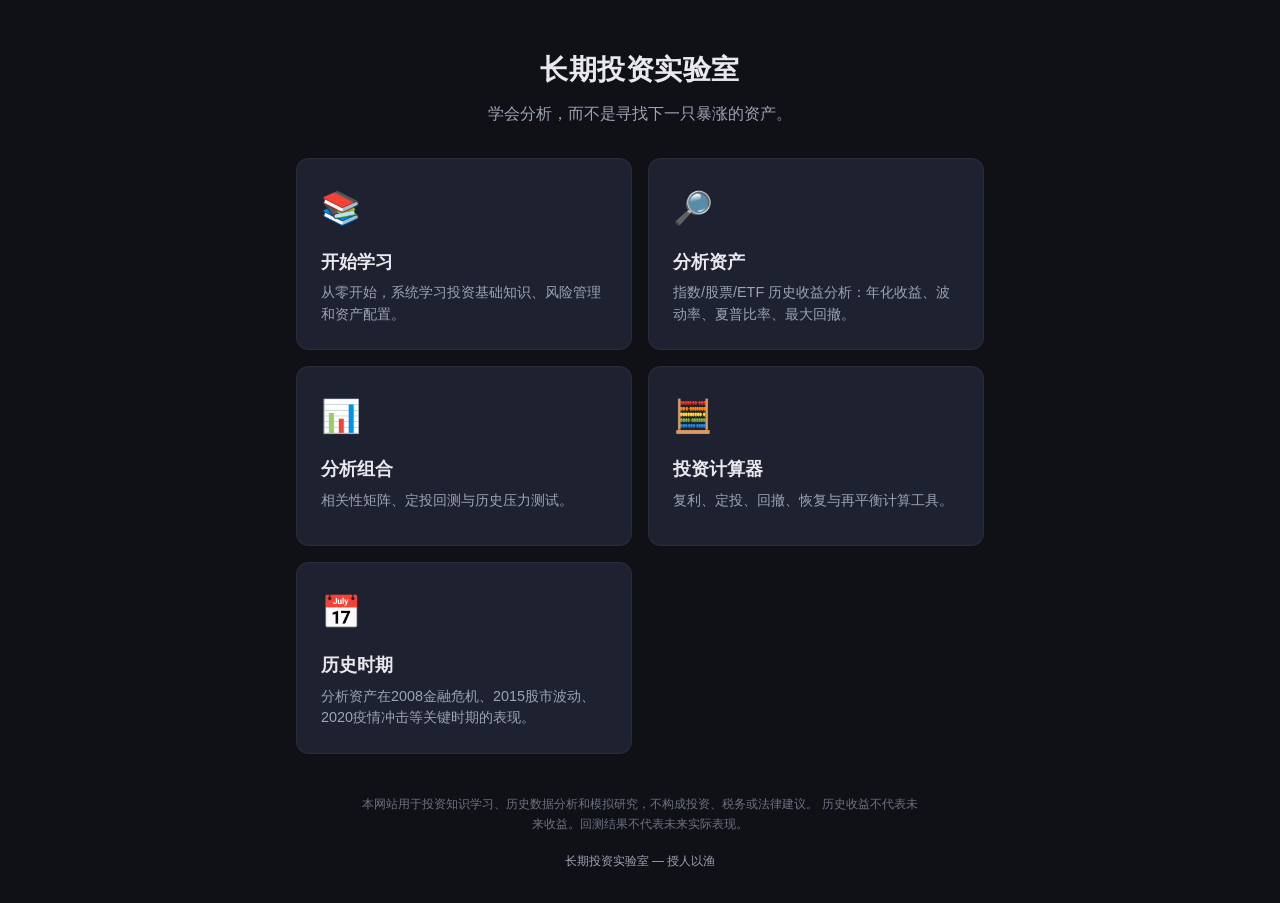
<file: index.html>
<!DOCTYPE html>
<html lang="zh-CN">
<head>
  <meta charset="UTF-8">
  <meta name="viewport" content="width=device-width, initial-scale=1.0">
  <title>长期投资实验室</title>
  <meta name="description" content="帮助普通人学习投资、分析资产、理解风险、研究组合。">
  <link rel="stylesheet" href="css/main.css">
  <link rel="stylesheet" href="css/mobile.css">
</head>
<body>
  <header class="site-header">
    <h1 class="site-title">长期投资实验室</h1>
    <p class="site-subtitle">学会分析，而不是寻找下一只暴涨的资产。</p>
  </header>

  <main class="home-grid">
    <a href="learn.html" class="entry-card">
      <span class="entry-icon">📚</span>
      <h2 class="entry-title">开始学习</h2>
      <p class="entry-desc">从零开始，系统学习投资基础知识、风险管理和资产配置。</p>
    </a>

    <a href="analysis.html" class="entry-card">
      <span class="entry-icon">🔎</span>
      <h2 class="entry-title">分析资产</h2>
      <p class="entry-desc">指数/股票/ETF 历史收益分析：年化收益、波动率、夏普比率、最大回撤。</p>
    </a>

    <a href="portfolio.html" class="entry-card">
      <span class="entry-icon">📊</span>
      <h2 class="entry-title">分析组合</h2>
      <p class="entry-desc">相关性矩阵、定投回测与历史压力测试。</p>
    </a>

    <a href="calculator.html" class="entry-card">
      <span class="entry-icon">🧮</span>
      <h2 class="entry-title">投资计算器</h2>
      <p class="entry-desc">复利、定投、回撤、恢复与再平衡计算工具。</p>
    </a>

    <a href="history.html" class="entry-card">
      <span class="entry-icon">📅</span>
      <h2 class="entry-title">历史时期</h2>
      <p class="entry-desc">分析资产在2008金融危机、2015股市波动、2020疫情冲击等关键时期的表现。</p>
    </a>
  </main>

  <footer class="site-footer">
    <p class="disclaimer">
      本网站用于投资知识学习、历史数据分析和模拟研究，不构成投资、税务或法律建议。
      历史收益不代表未来收益。回测结果不代表未来实际表现。
    </p>
    <p class="copyright">长期投资实验室 &mdash; 授人以渔</p>
  </footer>
</body>
</html>
</file>
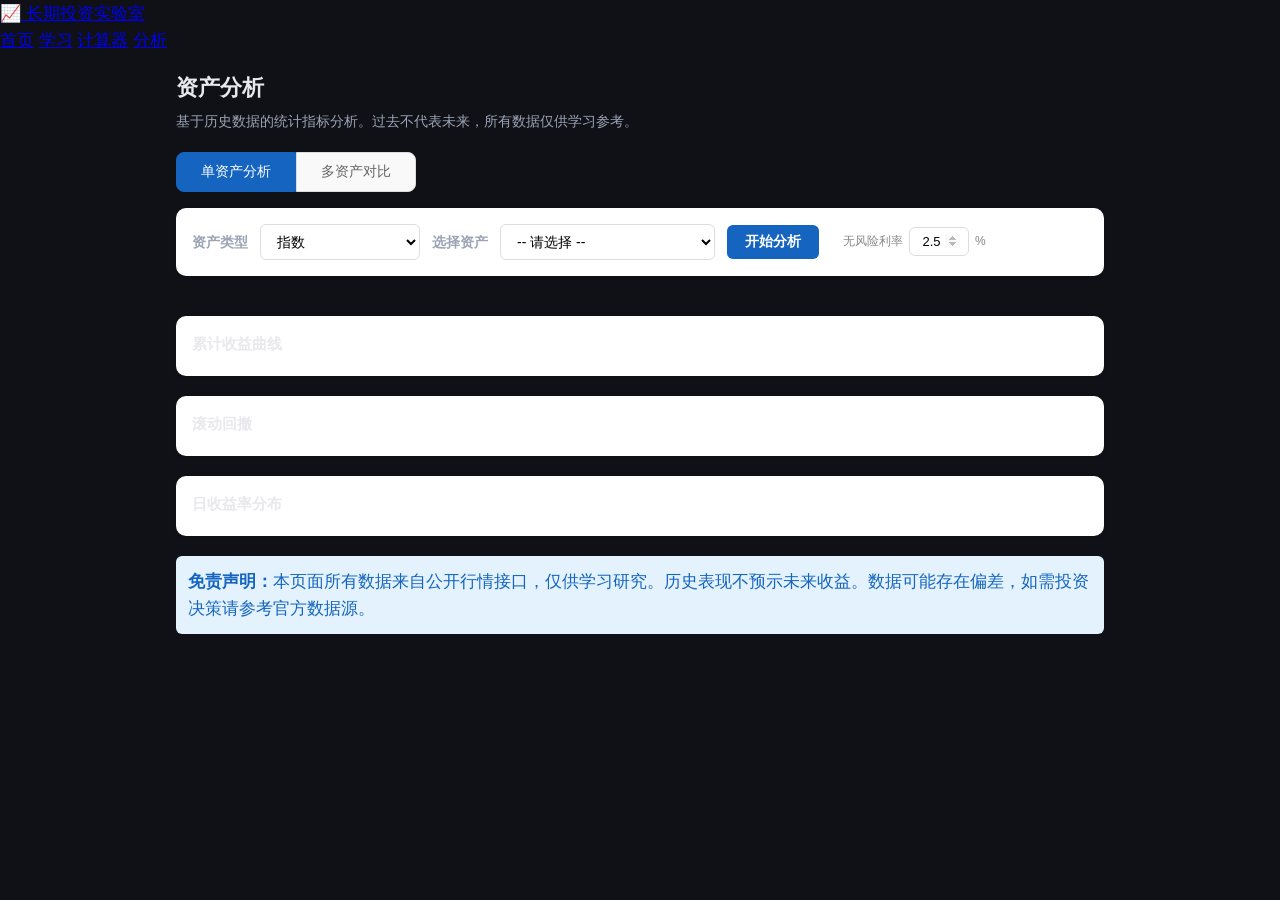
<file: analysis.html>
<!DOCTYPE html>
<html lang="zh-CN">
<head>
<meta charset="UTF-8">
<meta name="viewport" content="width=device-width, initial-scale=1.0">
<title>资产分析 — 长期投资实验室</title>
<link rel="stylesheet" href="css/main.css">
<link rel="stylesheet" href="css/mobile.css">
<style>
/* 分析页专用样式 */
.analysis-container { max-width:960px; margin:0 auto; padding:16px; }

/* 资产选择区 */
.selector-bar {
  display:flex; gap:12px; align-items:center; flex-wrap:wrap;
  margin-bottom:20px; padding:16px; background:var(--surface, #fff);
  border-radius:10px; box-shadow:0 1px 4px rgba(0,0,0,0.06);
}
.selector-bar label { font-weight:600; font-size:14px; color:var(--text-secondary, #555); }
.selector-bar select {
  padding:8px 12px; border:1px solid #ddd; border-radius:6px;
  font-size:14px; background:#fff; min-width:160px;
}
.selector-bar button {
  padding:8px 18px; border:none; border-radius:6px;
  background:var(--primary, #1565c0); color:#fff; font-size:14px;
  cursor:pointer; font-weight:600;
}
.selector-bar button:hover { opacity:0.88; }
.selector-bar button:disabled { opacity:0.45; cursor:not-allowed; }

/* 指标卡片网格 */
.metrics-grid {
  display:grid;
  grid-template-columns:repeat(auto-fit, minmax(160px,1fr));
  gap:12px; margin-bottom:20px;
}
.metric-card {
  background:var(--surface, #fff); border-radius:10px;
  padding:18px 16px; box-shadow:0 1px 4px rgba(0,0,0,0.06);
  text-align:center;
}
.metric-card .label { font-size:12px; color:var(--text-secondary, #888); margin-bottom:6px; text-transform:uppercase; letter-spacing:0.5px; }
.metric-card .value { font-size:24px; font-weight:700; color:var(--text-primary, #222); }
.metric-card .value.positive { color:#2e7d32; }
.metric-card .value.negative { color:#c62828; }
.metric-card .sub { font-size:11px; color:var(--text-tertiary, #aaa); margin-top:4px; }

/* 图表区 */
.chart-section {
  background:var(--surface, #fff); border-radius:10px;
  padding:16px; margin-bottom:20px;
  box-shadow:0 1px 4px rgba(0,0,0,0.06);
}
.chart-section h3 {
  font-size:15px; font-weight:600; margin:0 0 4px 0;
  color:var(--text-primary, #333);
}

/* 对比表格 */
.compare-table-wrap {
  overflow-x:auto; margin-top:12px;
}
.compare-table {
  width:100%; border-collapse:collapse; font-size:13px;
}
.compare-table th, .compare-table td {
  padding:10px 12px; text-align:right; border-bottom:1px solid #eee;
}
.compare-table th { background:#f5f5f5; font-weight:600; color:#555; white-space:nowrap; }
.compare-table td:first-child, .compare-table th:first-child { text-align:left; }
.compare-table .positive { color:#2e7d32; }
.compare-table .negative { color:#c62828; }

/* 加载/错误状态 */
.loading { text-align:center; padding:40px; color:#999; }
.error-msg { color:#c62828; padding:12px; background:#ffebee; border-radius:6px; margin:10px 0; }
.info-msg { color:#1565c0; padding:12px; background:#e3f2fd; border-radius:6px; margin:10px 0; }

/* 模式切换 tabs */
.mode-tabs { display:flex; gap:0; margin-bottom:16px; }
.mode-tab {
  padding:10px 24px; border:1px solid #ddd; background:#f9f9f9;
  font-size:14px; cursor:pointer; color:#666;
  transition:all 0.15s;
}
.mode-tab:first-child { border-radius:8px 0 0 8px; }
.mode-tab:last-child { border-radius:0 8px 8px 0; }
.mode-tab.active { background:var(--primary, #1565c0); color:#fff; border-color:var(--primary, #1565c0); }

/* Risk-free rate input */
.rf-input {
  display:flex; align-items:center; gap:6px; margin-left:12px;
}
.rf-input input {
  width:60px; padding:6px 8px; border:1px solid #ddd; border-radius:6px;
  font-size:13px; text-align:center;
}
.rf-input span { font-size:12px; color:#888; }

/* Responsive */
@media (max-width:640px) {
  .metrics-grid { grid-template-columns:repeat(2,1fr); }
  .selector-bar { flex-direction:column; align-items:stretch; }
  .mode-tab { padding:8px 14px; font-size:13px; }
}
</style>
</head>
<body>

<nav class="navbar">
  <div class="nav-inner">
    <a href="index.html" class="logo">📈 长期投资实验室</a>
    <div class="nav-links">
      <a href="index.html">首页</a>
      <a href="learn.html">学习</a>
      <a href="calculator.html">计算器</a>
      <a href="analysis.html" class="active">分析</a>
    </div>
  </div>
</nav>

<main class="analysis-container">
  <h1 style="font-size:22px;font-weight:700;margin:0 0 4px 0;">资产分析</h1>
  <p style="color:var(--text-secondary);font-size:14px;margin:0 0 20px 0;">
    基于历史数据的统计指标分析。过去不代表未来，所有数据仅供学习参考。
  </p>

  <!-- 模式切换 -->
  <div class="mode-tabs">
    <button class="mode-tab active" onclick="switchMode('single')" id="tab-single">单资产分析</button>
    <button class="mode-tab" onclick="switchMode('compare')" id="tab-compare">多资产对比</button>
  </div>

  <!-- 单资产模式 -->
  <div id="mode-single">
    <div class="selector-bar">
      <label>资产类型</label>
      <select id="asset-type-select" onchange="onTypeChange()">
        <option value="index">指数</option>
        <option value="stock">股票</option>
        <option value="etf">ETF</option>
      </select>
      <label>选择资产</label>
      <select id="asset-select">
        <option value="">-- 请选择 --</option>
      </select>
      <button id="btn-analyze" onclick="runAnalysis()">开始分析</button>
      <div class="rf-input">
        <span>无风险利率</span>
        <input id="rf-rate" type="number" value="2.5" min="0" max="20" step="0.1">
        <span>%</span>
      </div>
    </div>

    <!-- 指标卡片 -->
    <div class="metrics-grid" id="metrics-single"></div>

    <!-- 收益曲线 -->
    <div class="chart-section">
      <h3>累计收益曲线</h3>
      <div id="chart-cumulative"></div>
    </div>

    <!-- 回撤曲线 -->
    <div class="chart-section">
      <h3>滚动回撤</h3>
      <div id="chart-drawdown"></div>
    </div>

    <!-- 日收益分布 -->
    <div class="chart-section">
      <h3>日收益率分布</h3>
      <div id="chart-returns"></div>
    </div>
  </div>

  <!-- 多资产对比模式 -->
  <div id="mode-compare" style="display:none;">
    <div class="selector-bar">
      <label>选择资产（可多选，最多6项）</label>
      <select id="compare-type-select" onchange="onCompareTypeChange()">
        <option value="index">指数</option>
        <option value="stock">股票</option>
        <option value="etf">ETF</option>
      </select>
      <select id="compare-asset-select" multiple style="min-height:120px;min-width:200px;">
      </select>
      <button id="btn-compare" onclick="runCompare()">对比分析</button>
      <span style="font-size:11px;color:#999;">Ctrl+点击多选</span>
    </div>

    <div class="chart-section">
      <h3>累计收益对比</h3>
      <div id="chart-compare-cumulative"></div>
    </div>

    <div class="chart-section">
      <h3>指标对比表</h3>
      <div class="compare-table-wrap">
        <table class="compare-table" id="compare-table"></table>
      </div>
    </div>
  </div>

  <!-- 免责声明 -->
  <div class="info-msg" style="margin-top:20px;">
    <strong>免责声明：</strong>本页面所有数据来自公开行情接口，仅供学习研究。历史表现不预示未来收益。数据可能存在偏差，如需投资决策请参考官方数据源。
  </div>
</main>

<script src="js/data-loader.js"></script>
<script src="js/analysis-engine.js"></script>
<script src="js/chart-renderer.js"></script>
<script src="js/analysis-ui.js"></script>
</body>
</html>
</file>
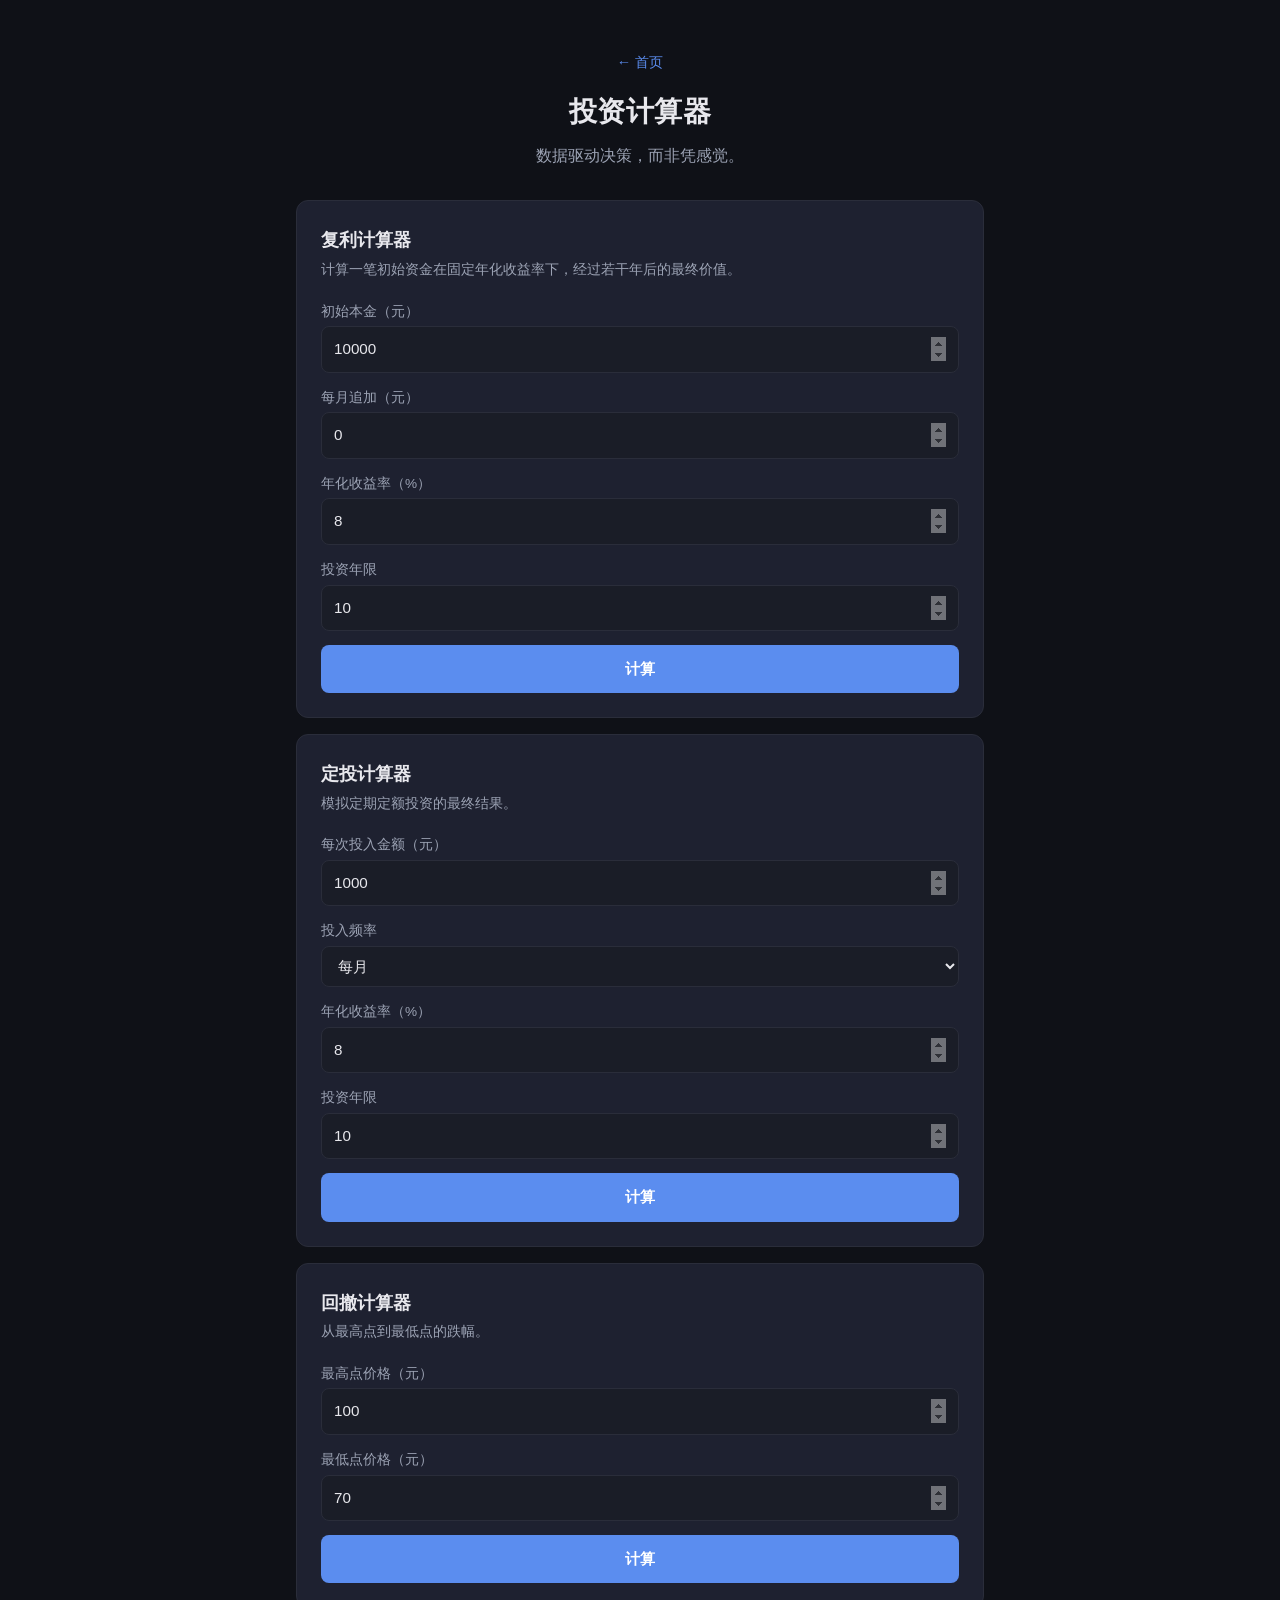
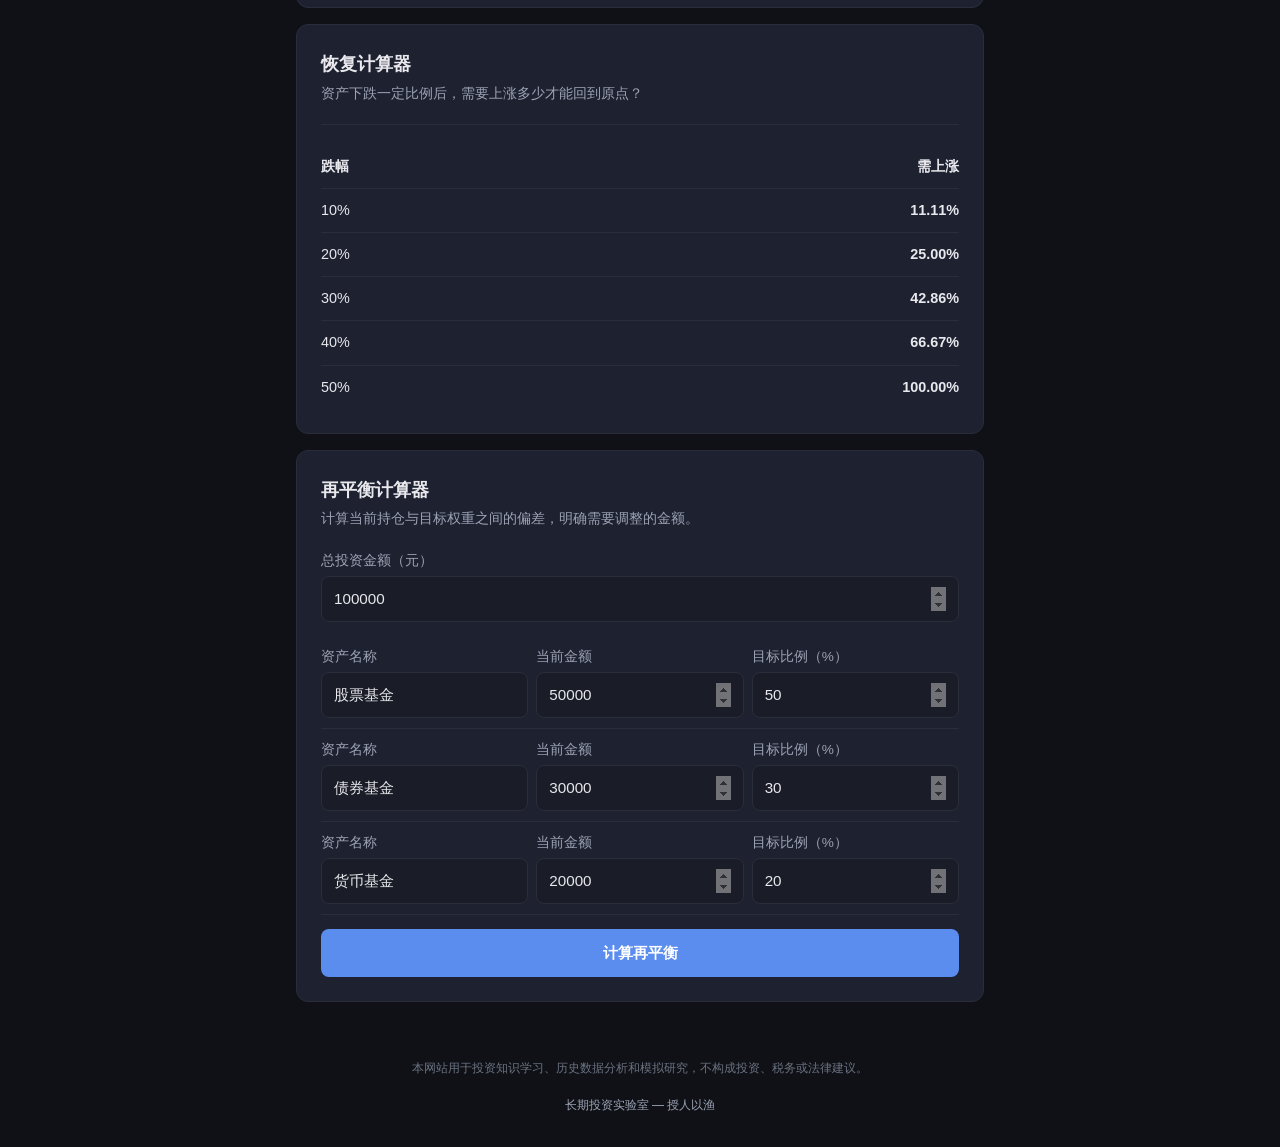
<file: calculator.html>
<!DOCTYPE html>
<html lang="zh-CN">
<head>
  <meta charset="UTF-8">
  <meta name="viewport" content="width=device-width, initial-scale=1.0">
  <title>投资计算器 · 长期投资实验室</title>
  <meta name="description" content="复利、定投、回撤、恢复与再平衡计算工具。">
  <link rel="stylesheet" href="css/main.css">
  <link rel="stylesheet" href="css/mobile.css">
</head>
<body>
  <header class="site-header">
    <a href="index.html" class="back-link">&larr; 首页</a>
    <h1 class="site-title">投资计算器</h1>
    <p class="site-subtitle">数据驱动决策，而非凭感觉。</p>
  </header>

  <main class="calc-content">
    <!-- 复利计算器 -->
    <section class="calc-card" id="calc-compound">
      <h2 class="calc-title">复利计算器</h2>
      <p class="calc-desc">计算一笔初始资金在固定年化收益率下，经过若干年后的最终价值。</p>
      <div class="calc-form">
        <label>初始本金（元）<input type="number" id="cp-principal" value="10000" min="0" step="1000"></label>
        <label>每月追加（元）<input type="number" id="cp-monthly" value="0" min="0" step="100"></label>
        <label>年化收益率（%）<input type="number" id="cp-rate" value="8" min="0" max="100" step="0.1"></label>
        <label>投资年限<input type="number" id="cp-years" value="10" min="1" max="100" step="1"></label>
        <button class="btn btn--primary" onclick="calcCompound()">计算</button>
      </div>
      <div class="calc-result" id="cp-result" hidden>
        <table class="result-table">
          <tr><td>最终金额</td><td id="cp-final"></td></tr>
          <tr><td>累计投入本金</td><td id="cp-total-principal"></td></tr>
          <tr><td>累计收益</td><td id="cp-gain"></td></tr>
          <tr><td>总收益率</td><td id="cp-total-return"></td></tr>
        </table>
      </div>
    </section>

    <!-- 定投计算器 -->
    <section class="calc-card" id="calc-dca">
      <h2 class="calc-title">定投计算器</h2>
      <p class="calc-desc">模拟定期定额投资的最终结果。</p>
      <div class="calc-form">
        <label>每次投入金额（元）<input type="number" id="dca-amount" value="1000" min="0" step="100"></label>
        <label>投入频率
          <select id="dca-freq">
            <option value="monthly">每月</option>
            <option value="weekly">每周</option>
          </select>
        </label>
        <label>年化收益率（%）<input type="number" id="dca-rate" value="8" min="0" max="100" step="0.1"></label>
        <label>投资年限<input type="number" id="dca-years" value="10" min="1" max="100" step="1"></label>
        <button class="btn btn--primary" onclick="calcDCA()">计算</button>
      </div>
      <div class="calc-result" id="dca-result" hidden>
        <table class="result-table">
          <tr><td>最终金额</td><td id="dca-final"></td></tr>
          <tr><td>累计投入本金</td><td id="dca-total"></td></tr>
          <tr><td>累计收益</td><td id="dca-gain"></td></tr>
          <tr><td>总收益率</td><td id="dca-return"></td></tr>
        </table>
      </div>
    </section>

    <!-- 回撤计算器 -->
    <section class="calc-card" id="calc-drawdown">
      <h2 class="calc-title">回撤计算器</h2>
      <p class="calc-desc">从最高点到最低点的跌幅。</p>
      <div class="calc-form">
        <label>最高点价格（元）<input type="number" id="dd-high" value="100" min="0.01" step="0.01"></label>
        <label>最低点价格（元）<input type="number" id="dd-low" value="70" min="0.01" step="0.01"></label>
        <button class="btn btn--primary" onclick="calcDrawdown()">计算</button>
      </div>
      <div class="calc-result" id="dd-result" hidden>
        <p id="dd-output"></p>
      </div>
    </section>

    <!-- 恢复计算器 -->
    <section class="calc-card" id="calc-recovery">
      <h2 class="calc-title">恢复计算器</h2>
      <p class="calc-desc">资产下跌一定比例后，需要上涨多少才能回到原点？</p>
      <div class="calc-result" id="rc-table"></div>
    </section>

    <!-- 再平衡计算器 -->
    <section class="calc-card" id="calc-rebalance">
      <h2 class="calc-title">再平衡计算器</h2>
      <p class="calc-desc">计算当前持仓与目标权重之间的偏差，明确需要调整的金额。</p>
      <div class="calc-form" id="rb-form">
        <label>总投资金额（元）<input type="number" id="rb-total" value="100000" min="0" step="10000"></label>
        <div id="rb-assets">
          <div class="rb-asset-row">
            <label>资产名称<input type="text" class="rb-name" value="股票基金" placeholder="名称"></label>
            <label>当前金额<input type="number" class="rb-current" value="50000" min="0" step="1000"></label>
            <label>目标比例（%）<input type="number" class="rb-target" value="50" min="0" max="100" step="1"></label>
          </div>
          <div class="rb-asset-row">
            <label>资产名称<input type="text" class="rb-name" value="债券基金" placeholder="名称"></label>
            <label>当前金额<input type="number" class="rb-current" value="30000" min="0" step="1000"></label>
            <label>目标比例（%）<input type="number" class="rb-target" value="30" min="0" max="100" step="1"></label>
          </div>
          <div class="rb-asset-row">
            <label>资产名称<input type="text" class="rb-name" value="货币基金" placeholder="名称"></label>
            <label>当前金额<input type="number" class="rb-current" value="20000" min="0" step="1000"></label>
            <label>目标比例（%）<input type="number" class="rb-target" value="20" min="0" max="100" step="1"></label>
          </div>
        </div>
        <button class="btn btn--primary" onclick="calcRebalance()">计算再平衡</button>
      </div>
      <div class="calc-result" id="rb-result" hidden></div>
    </section>
  </main>

  <footer class="site-footer">
    <p class="disclaimer">
      本网站用于投资知识学习、历史数据分析和模拟研究，不构成投资、税务或法律建议。
    </p>
    <p class="copyright">长期投资实验室 &mdash; 授人以渔</p>
  </footer>

  <script src="js/calculator.js"></script>
  <script>
    /* 页面加载时渲染恢复表格 */
    (function renderRecovery() {
      const drops = [10, 20, 30, 40, 50];
      let html = '<table class="result-table"><tr><th>跌幅</th><th>需上涨</th></tr>';
      drops.forEach(d => {
        const gainNeeded = (d / (100 - d) * 100).toFixed(2);
        html += `<tr><td>${d}%</td><td>${gainNeeded}%</td></tr>`;
      });
      html += '</table>';
      document.getElementById('rc-table').innerHTML = html;
    })();
  </script>
</body>
</html>
</file>
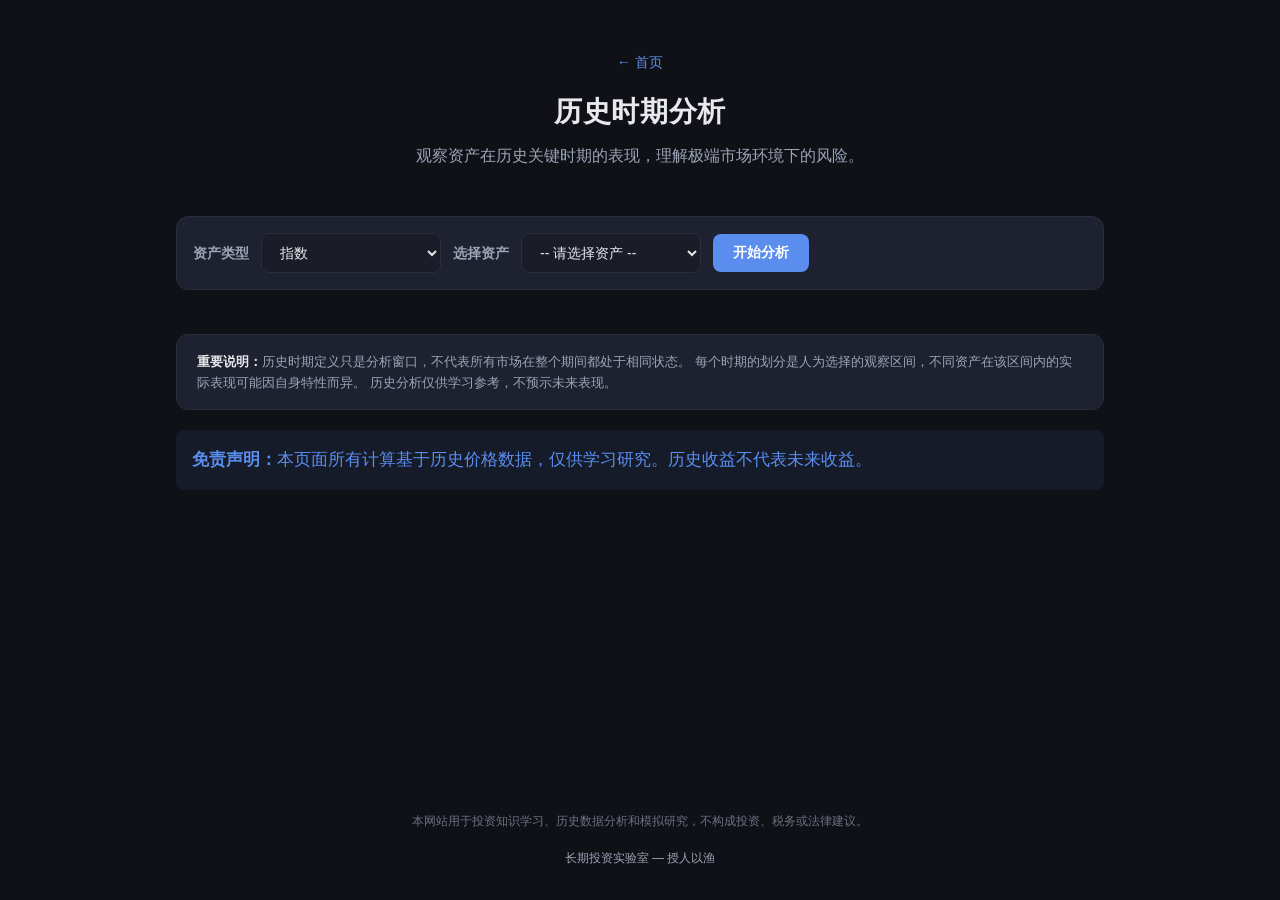
<file: history.html>
<!DOCTYPE html>
<html lang="zh-CN">
<head>
  <meta charset="UTF-8">
  <meta name="viewport" content="width=device-width, initial-scale=1.0">
  <title>历史时期分析 · 长期投资实验室</title>
  <meta name="description" content="分析资产在历史关键时期的表现：收益、最大回撤、波动率。">
  <link rel="stylesheet" href="css/main.css">
  <link rel="stylesheet" href="css/mobile.css">
  <style>
    .history-container { max-width:960px; margin:0 auto; padding:16px; }

    .selector-bar {
      display:flex; gap:12px; align-items:center; flex-wrap:wrap;
      margin-bottom:20px; padding:16px;
      background:var(--bg-card); border:1px solid var(--border);
      border-radius:var(--radius);
    }
    .selector-bar label { font-weight:600; font-size:14px; color:var(--text-secondary); }
    .selector-bar select {
      padding:10px 14px; border:1px solid var(--border); border-radius:var(--radius-sm);
      font-size:14px; background:var(--bg-secondary); color:var(--text-primary);
      min-width:180px; cursor:pointer;
    }
    .selector-bar select:focus { border-color:var(--accent); outline:none; }
    .selector-bar button {
      padding:10px 20px; border:none; border-radius:var(--radius-sm);
      background:var(--accent); color:#fff; font-size:14px;
      font-weight:600; cursor:pointer;
    }
    .selector-bar button:hover { background:#4a7de0; }
    .selector-bar button:disabled { opacity:0.45; cursor:not-allowed; }

    /* Period cards */
    .period-grid {
      display:flex; flex-direction:column; gap:16px; margin-bottom:24px;
    }
    .period-card {
      background:var(--bg-card); border:1px solid var(--border);
      border-radius:var(--radius); padding:20px 24px;
    }
    .period-card__header {
      display:flex; align-items:baseline; justify-content:space-between;
      flex-wrap:wrap; gap:8px; margin-bottom:8px;
    }
    .period-card__name {
      font-size:1.1rem; font-weight:700; color:var(--text-primary);
    }
    .period-card__dates {
      font-size:0.82rem; color:var(--text-muted);
    }
    .period-card__desc {
      font-size:0.85rem; color:var(--text-secondary); margin-bottom:16px;
      line-height:1.5;
    }
    .period-card__metrics {
      display:grid;
      grid-template-columns:repeat(auto-fit, minmax(140px,1fr));
      gap:10px;
    }
    .period-metric {
      background:var(--bg-secondary); border-radius:var(--radius-sm);
      padding:12px 14px; text-align:center;
    }
    .period-metric .label {
      font-size:11px; color:var(--text-muted); letter-spacing:0.5px;
      text-transform:uppercase; margin-bottom:4px;
    }
    .period-metric .value {
      font-size:1.25rem; font-weight:700;
    }
    .period-metric .value.positive { color:var(--success); }
    .period-metric .value.negative { color:var(--danger); }

    /* Disclaimer */
    .period-disclaimer {
      background:var(--bg-card); border:1px solid var(--border);
      border-radius:var(--radius); padding:16px 20px;
      margin-top:8px; font-size:0.82rem; color:var(--text-secondary);
      line-height:1.6;
    }
    .period-disclaimer strong { color:var(--text-primary); }

    .loading-msg { text-align:center; padding:60px 20px; color:var(--text-muted); font-size:15px; }
    .error-msg { color:var(--danger); padding:16px; background:rgba(224,85,106,0.08); border-radius:var(--radius-sm); margin:12px 0; }
    .info-msg { color:var(--accent); padding:16px; background:rgba(91,141,239,0.08); border-radius:var(--radius-sm); margin:12px 0; }
    .no-data { text-align:center; padding:40px 16px; color:var(--text-muted); }

    /* Why button */
    .why-btn {
      display:inline-block; margin-left:6px; padding:1px 8px;
      font-size:0.72rem; color:var(--accent); background:transparent;
      border:1px solid var(--accent-dim); border-radius:100px;
      cursor:pointer; vertical-align:middle;
    }
    .why-btn:hover { background:rgba(91,141,239,0.1); }
    .why-content {
      display:none; font-size:0.82rem; color:var(--text-secondary);
      background:rgba(91,141,239,0.05); padding:10px 14px;
      border-radius:var(--radius-sm); margin-top:8px;
      line-height:1.5; border-left:3px solid var(--accent-dim);
    }
    .why-content.show { display:block; }

    /* Chart placeholder */
    .chart-section {
      background:var(--bg-card); border:1px solid var(--border);
      border-radius:var(--radius); padding:20px; margin-bottom:20px;
    }
    .chart-section h3 {
      font-size:15px; font-weight:600; margin-bottom:12px; color:var(--text-primary);
    }
    .chart-bar {
      display:flex; align-items:center; gap:8px; margin-bottom:8px;
    }
    .chart-bar .bar-label {
      width:140px; font-size:0.8rem; color:var(--text-secondary); text-align:right;
    }
    .chart-bar .bar-track {
      flex:1; height:22px; background:var(--bg-secondary); border-radius:4px; overflow:hidden;
    }
    .chart-bar .bar-fill {
      height:100%; border-radius:4px; transition:width 0.4s;
    }
    .chart-bar .bar-fill.positive { background:var(--success); }
    .chart-bar .bar-fill.negative { background:var(--danger); }
    .chart-bar .bar-value {
      width:70px; font-size:0.82rem; font-weight:600; text-align:left;
    }
    .chart-bar .bar-value.positive { color:var(--success); }
    .chart-bar .bar-value.negative { color:var(--danger); }

    @media (max-width:599px) {
      .period-card__metrics { grid-template-columns:repeat(2,1fr); }
      .chart-bar { flex-wrap:wrap; }
      .chart-bar .bar-label { width:100%; text-align:left; }
    }
  </style>
</head>
<body>
  <header class="site-header">
    <a href="index.html" class="back-link">&larr; 首页</a>
    <h1 class="site-title">历史时期分析</h1>
    <p class="site-subtitle">观察资产在历史关键时期的表现，理解极端市场环境下的风险。</p>
  </header>

  <main class="history-container">
    <div class="selector-bar">
      <label>资产类型</label>
      <select id="htype-select" onchange="onHistoryTypeChange()">
        <option value="index">指数</option>
        <option value="stock">股票</option>
        <option value="etf">ETF</option>
      </select>
      <label>选择资产</label>
      <select id="hasset-select">
        <option value="">-- 请选择资产 --</option>
      </select>
      <button id="btn-hanalyze" onclick="runHistoryAnalysis()">开始分析</button>
    </div>

    <div id="period-results" class="period-grid"></div>
    <div id="period-chart" class="chart-section" style="display:none;">
      <h3>各时期收益对比</h3>
      <div id="bar-chart-container"></div>
    </div>

    <div class="period-disclaimer">
      <strong>重要说明：</strong>历史时期定义只是分析窗口，不代表所有市场在整个期间都处于相同状态。
      每个时期的划分是人为选择的观察区间，不同资产在该区间内的实际表现可能因自身特性而异。
      历史分析仅供学习参考，不预示未来表现。
    </div>

    <div class="info-msg" style="margin-top:20px;">
      <strong>免责声明：</strong>本页面所有计算基于历史价格数据，仅供学习研究。历史收益不代表未来收益。
    </div>
  </main>

  <footer class="site-footer">
    <p class="disclaimer">本网站用于投资知识学习、历史数据分析和模拟研究，不构成投资、税务或法律建议。</p>
    <p class="copyright">长期投资实验室 &mdash; 授人以渔</p>
  </footer>

  <script src="js/data-loader.js"></script>
  <script src="js/analysis-engine.js"></script>
  <script>
    // -- Global state --
    let periodDefs = [];

    // -- Init --
    (async function init() {
      try {
        const resp = await fetch("data/historical_periods.json");
        periodDefs = (await resp.json()).periods;
      } catch (e) {
        console.error("加载历史时期配置失败:", e);
      }
      onHistoryTypeChange();
    })();

    // -- Type change --
    async function onHistoryTypeChange() {
      const type = document.getElementById("htype-select").value;
      const select = document.getElementById("hasset-select");
      select.innerHTML = '<option value="">-- 加载中 --</option>';
      const assets = await DataLoader.getAssetsByType(type);
      select.innerHTML = '<option value="">-- 请选择资产 --</option>';
      assets.forEach((a) => {
        const opt = document.createElement("option");
        opt.value = a.symbol;
        opt.textContent = `${a.symbol} - ${a.name}`;
        select.appendChild(opt);
      });
    }

    // -- Run analysis --
    async function runHistoryAnalysis() {
      const type = document.getElementById("htype-select").value;
      const symbol = document.getElementById("hasset-select").value;
      const resultsDiv = document.getElementById("period-results");
      const chartSection = document.getElementById("period-chart");
      const btn = document.getElementById("btn-hanalyze");

      if (!symbol) {
        resultsDiv.innerHTML = '<div class="info-msg">请先选择一个资产。</div>';
        return;
      }

      btn.disabled = true;
      btn.textContent = "分析中…";
      resultsDiv.innerHTML = '<div class="loading-msg">正在计算各历史时期指标…</div>';
      chartSection.style.display = "none";

      try {
        const data = await DataLoader.loadAssetData(symbol, type);
        if (!data || !data.data || data.data.length < 2) {
          resultsDiv.innerHTML = '<div class="error-msg">该资产数据不足，无法进行历史时期分析。</div>';
          btn.disabled = false;
          btn.textContent = "开始分析";
          return;
        }

        const pricesFull = data.data.map((d) => ({ date: d.date, price: d.price || d.close || d.nav }));
        const results = periodDefs.map((p) => computePeriodMetrics(pricesFull, p));

        renderResults(results, data.name || symbol);
        renderBarChart(results);
        chartSection.style.display = "block";
      } catch (e) {
        console.error(e);
        resultsDiv.innerHTML = '<div class="error-msg">分析失败：' + e.message + '</div>';
      }
      btn.disabled = false;
      btn.textContent = "开始分析";
    }

    // -- Compute metrics for one period --
    function computePeriodMetrics(pricesFull, period) {
      const startDate = period.start;
      const endDate = period.end;

      // Filter data within period range
      const periodData = pricesFull.filter(
        (d) => d.date >= startDate && d.date <= endDate
      );

      if (periodData.length < 2) {
        return {
          period: period,
          insufficient: true,
          dataPoints: periodData.length,
        };
      }

      const prices = periodData.map((d) => d.price);
      const result = AnalysisEngine.analyze(periodData);

      return {
        period: period,
        insufficient: false,
        dataPoints: periodData.length,
        totalReturn: ((prices[prices.length - 1] - prices[0]) / prices[0]) * 100,
        annualizedReturn: result.annualizedReturn != null ? result.annualizedReturn * 100 : null,
        maxDrawdown: result.maxDrawdown ? result.maxDrawdown.value * 100 : null,
        volatility: result.annualizedVolatility != null ? result.annualizedVolatility * 100 : null,
      };
    }

    // -- Render result cards --
    function renderResults(results, assetName) {
      const container = document.getElementById("period-results");
      let html = "";

      results.forEach((r) => {
        if (r.insufficient) {
          html += `
            <div class="period-card">
              <div class="period-card__header">
                <span class="period-card__name">${r.period.name}</span>
                <span class="period-card__dates">${r.period.start} ~ ${r.period.end}</span>
              </div>
              <p class="period-card__desc">${r.period.description}</p>
              <div class="no-data">该资产在此时期仅有 ${r.dataPoints} 个数据点，数据不足无法计算。</div>
            </div>`;
        } else {
          const retClass = r.totalReturn >= 0 ? "positive" : "negative";
          const ddClass = r.maxDrawdown <= 20 ? "positive" : "negative";
          html += `
            <div class="period-card">
              <div class="period-card__header">
                <span class="period-card__name">${r.period.name}</span>
                <span class="period-card__dates">${r.period.start} ~ ${r.period.end}</span>
              </div>
              <p class="period-card__desc">${r.period.description}</p>
              <div class="period-card__metrics">
                <div class="period-metric">
                  <div class="label">区间收益</div>
                  <div class="value ${retClass}">${fmtPct(r.totalReturn)}</div>
                </div>
                <div class="period-metric">
                  <div class="label">最大回撤
                    <button class="why-btn" onclick="toggleWhy(event,'dd-why')">为什么？</button>
                  </div>
                  <div class="value ${ddClass}">${fmtPct(r.maxDrawdown)}</div>
                  <div class="why-content" id="dd-why">最大回撤衡量从最高点到最低点的最大跌幅。回撤越大，持有过程中可能承受的账面亏损越大，即使资产最终回升，过程中的心理压力可能很大。</div>
                </div>
                <div class="period-metric">
                  <div class="label">年化波动率
                    <button class="why-btn" onclick="toggleWhy(event,'vol-why')">为什么？</button>
                  </div>
                  <div class="value">${fmtPct(r.volatility)}</div>
                  <div class="why-content" id="vol-why">波动率反映价格上下起伏的幅度。高波动率意味着资产价格变动剧烈，虽然可能带来高收益，但也意味着更大的不确定性。</div>
                </div>
                <div class="period-metric">
                  <div class="label">数据点数</div>
                  <div class="value" style="font-size:1rem;color:var(--text-secondary);">${r.dataPoints}</div>
                </div>
              </div>
            </div>`;
        }
      });

      container.innerHTML = html;
    }

    // -- Render bar chart for returns --
    function renderBarChart(results) {
      const container = document.getElementById("bar-chart-container");
      const valid = results.filter((r) => !r.insufficient);
      if (valid.length === 0) {
        container.innerHTML = '<div class="no-data">没有足够数据绘制对比图。</div>';
        return;
      }

      const maxAbs = Math.max(...valid.map((r) => Math.abs(r.totalReturn)), 1);
      let html = "";

      valid.forEach((r) => {
        const pct = (Math.abs(r.totalReturn) / maxAbs) * 100;
        const cls = r.totalReturn >= 0 ? "positive" : "negative";
        html += `
          <div class="chart-bar">
            <span class="bar-label">${r.period.name}</span>
            <div class="bar-track">
              <div class="bar-fill ${cls}" style="width:${pct}%"></div>
            </div>
            <span class="bar-value ${cls}">${fmtPct(r.totalReturn)}</span>
          </div>`;
      });

      container.innerHTML = html;
    }

    // -- Helpers --
    function fmtPct(v) {
      if (v == null || isNaN(v)) return "N/A";
      return (v >= 0 ? "+" : "") + v.toFixed(2) + "%";
    }

    function toggleWhy(e, id) {
      e.stopPropagation();
      const el = document.getElementById(id);
      if (el) el.classList.toggle("show");
    }
  </script>
</body>
</html>
</file>
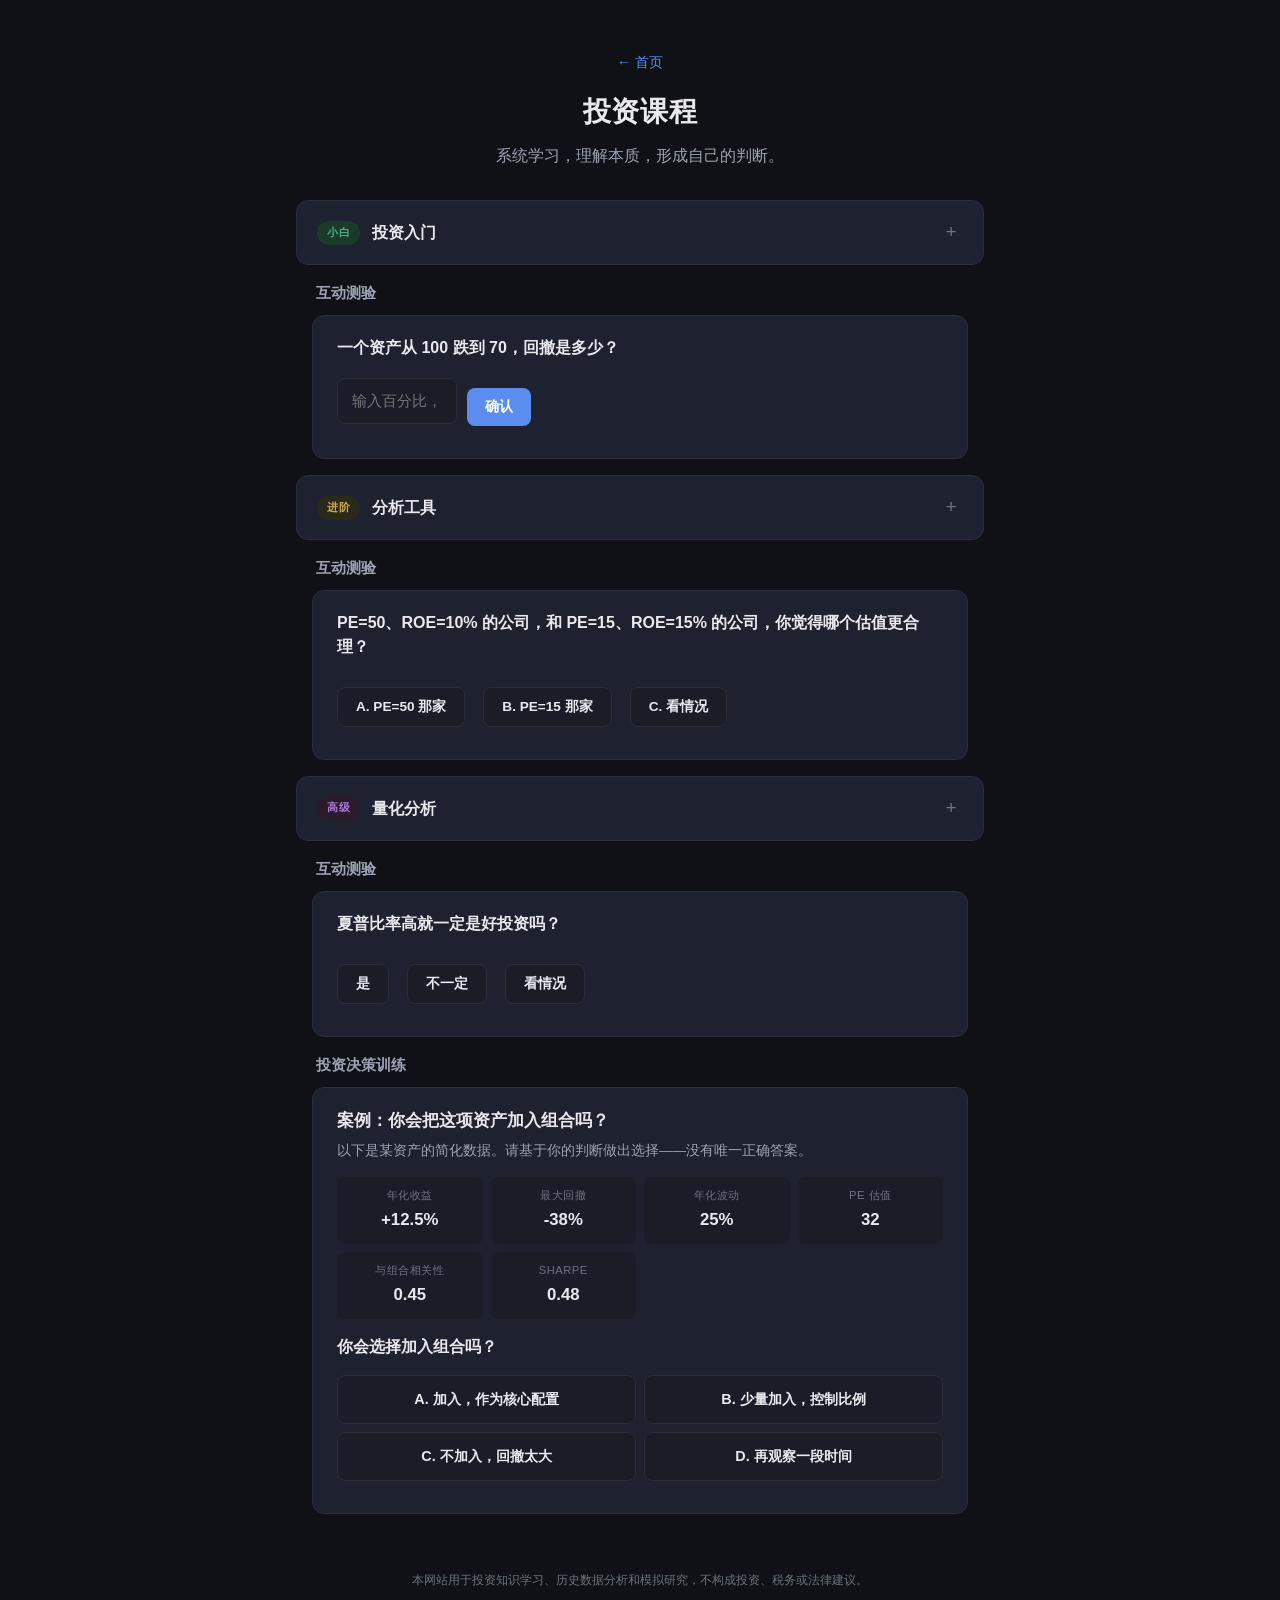
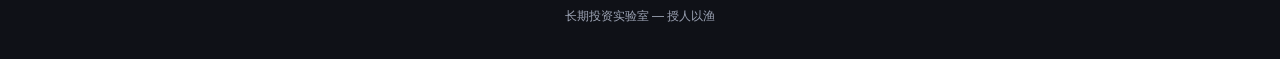
<file: learn.html>
<!DOCTYPE html>
<html lang="zh-CN">
<head>
  <meta charset="UTF-8">
  <meta name="viewport" content="width=device-width, initial-scale=1.0">
  <title>投资课程 · 长期投资实验室</title>
  <meta name="description" content="从零开始学习投资，系统掌握资产分析、风险管理和组合构建。">
  <link rel="stylesheet" href="css/main.css">
  <link rel="stylesheet" href="css/mobile.css">
</head>
<body>
  <header class="site-header">
    <a href="index.html" class="back-link">&larr; 首页</a>
    <h1 class="site-title">投资课程</h1>
    <p class="site-subtitle">系统学习，理解本质，形成自己的判断。</p>
  </header>

  <main class="learn-content">
    <section class="course-section">
      <button class="course-toggle" aria-expanded="false" onclick="toggleSection(this)">
        <span class="course-level course-level--beginner">小白</span>
        <h2>投资入门</h2>
        <span class="toggle-icon">+</span>
      </button>
      <div class="course-body" hidden>
        <ul class="course-list">
          <li>
            <h3>什么是股票</h3>
            <p>股票代表公司的一部分所有权。买入股票意味着你成为公司的股东，享有公司成长带来的收益，也承担经营不善的风险。</p>
          </li>
          <li>
            <h3>什么是基金</h3>
            <p>基金是集合众多投资者资金、由专业管理人统一投资的工具。公募基金门槛低、信息透明，适合普通投资者。</p>
          </li>
          <li>
            <h3>什么是 ETF</h3>
            <p>ETF（交易型开放式指数基金）跟踪特定指数，像股票一样在交易所买卖。费用低、透明度高，是入门投资的常用工具。</p>
          </li>
          <li>
            <h3>什么是指数</h3>
            <p>指数是一篮子资产的价格加权平均，反映市场整体或某一板块的表现。例如沪深300代表A股大盘股走势。</p>
          </li>
          <li>
            <h3>什么是债券</h3>
            <p>债券是发行人向投资者借款的凭证，约定按期付息、到期还本。债券通常波动小于股票，是组合中降低风险的工具。</p>
          </li>
          <li>
            <h3>什么是 QDII</h3>
            <p>QDII（合格境内机构投资者）基金允许境内投资者间接投资海外市场，是配置全球资产的一种方式。</p>
          </li>
          <li>
            <h3>什么是收益</h3>
            <p>收益是投资获得的回报，通常以百分比表示。例如买入价100元、卖出价110元，收益为10%。收益可以来自价格上涨（资本利得）或分红。</p>
          </li>
          <li>
            <h3>什么是风险</h3>
            <p>风险意味着未来结果的不确定性。在投资中，风险通常表现为价格波动——资产可能上涨，也可能下跌。</p>
          </li>
          <li>
            <h3>什么是回撤
              <button class="why-btn" onclick="toggleWhy(event,'why-dd')">为什么？</button>
            </h3>
            <p>回撤是指资产从历史高点下跌的幅度。例如资产从最高100元跌到70元，回撤为30%。回撤衡量的是持有过程中可能承受的账面亏损。</p>
            <div class="why-content" id="why-dd">因为长期收益很好，并不代表投资过程容易承受。一个资产可能长期上涨，但中途经历非常大的回撤。如果你在中途因恐慌卖出，后面的涨幅与你无关。</div>
          </li>
          <li>
            <h3>什么是复利</h3>
            <p>复利是"利滚利"——收益再投资产生新收益。时间越长，复利效应越显著。年化8%的收益，10年后本金翻倍有余。</p>
          </li>
        </ul>
      </div>
    </section>

    <!-- 小白互动测验 -->
    <section class="quiz-section">
      <h3 class="quiz-title">互动测验</h3>
      <div class="quiz-card" id="quiz-beginner">
        <div class="quiz-step active" data-step="1">
          <p class="quiz-question">一个资产从 100 跌到 70，回撤是多少？</p>
          <div class="quiz-input-row">
            <input type="text" id="quiz-b1" placeholder="输入百分比，如 30" onkeydown="if(event.key==='Enter')checkBeginnerStep1()">
            <button class="quiz-next-btn" onclick="checkBeginnerStep1()">确认</button>
          </div>
          <div class="quiz-feedback" id="quiz-b1-fb"></div>
        </div>
        <div class="quiz-step" data-step="2">
          <p class="quiz-question">从 70 恢复到 100 需要上涨多少？</p>
          <div class="quiz-input-row">
            <input type="text" id="quiz-b2" placeholder="输入百分比" onkeydown="if(event.key==='Enter')checkBeginnerStep2()">
            <button class="quiz-next-btn" onclick="checkBeginnerStep2()">确认</button>
          </div>
          <div class="quiz-feedback" id="quiz-b2-fb"></div>
        </div>
        <div class="quiz-step" data-step="3">
          <p class="quiz-question">看懂了吗？</p>
          <div class="quiz-feedback show quiz-feedback--info">
            跌幅30%与涨幅42.86%不对等——这正是回撤的关键洞察。<br><br>
            跌幅越大，恢复所需涨幅呈指数级增长：跌50%需要翻倍才能回本，跌80%需要涨400%。<br><br>
            <strong>这解释了为什么控制下行风险比追逐上涨更重要。</strong>
          </div>
        </div>
      </div>
    </section>

    <section class="course-section">
      <button class="course-toggle" aria-expanded="false" onclick="toggleSection(this)">
        <span class="course-level course-level--intermediate">进阶</span>
        <h2>分析工具</h2>
        <span class="toggle-icon">+</span>
      </button>
      <div class="course-body" hidden>
        <ul class="course-list">
          <li>
            <h3>PE（市盈率）</h3>
            <p>市盈率 = 股价 &divide; 每股收益。反映市场愿意为每单位盈利支付的价格。高PE可能意味着高增长预期，也可能是估值偏高。</p>
          </li>
          <li>
            <h3>PB（市净率）</h3>
            <p>市净率 = 股价 &divide; 每股净资产。常用于评估银行、保险等资产密集型行业。PB低于1可能意味着股价低于净资产。</p>
          </li>
          <li>
            <h3>ROE（净资产收益率）</h3>
            <p>ROE = 净利润 &divide; 净资产。衡量公司利用股东资金创造利润的能力。长期高ROE通常是优质公司的特征之一。</p>
          </li>
          <li>
            <h3>毛利率与净利率</h3>
            <p>毛利率反映产品本身的盈利能力，净利率反映扣除所有费用后的最终盈利水平。高毛利率通常意味着较强的定价权。</p>
          </li>
          <li>
            <h3>自由现金流</h3>
            <p>自由现金流是公司经营活动产生的现金减去资本支出后的余额。它反映了公司真正可以自由支配的现金。</p>
          </li>
          <li>
            <h3>护城河</h3>
            <p>护城河是公司抵御竞争对手的持久优势，例如品牌、专利、网络效应、规模经济或转换成本。宽护城河的公司更可能维持长期盈利。</p>
          </li>
          <li>
            <h3>估值</h3>
            <p>估值是判断资产当前价格是否合理的过程。常用方法包括市盈率、市净率、现金流折现等。估值不是精确科学，而是提供参考区间。</p>
          </li>
          <li>
            <h3>资产配置</h3>
            <p>资产配置是将资金分配到不同资产类别的过程。研究表明，资产配置解释了投资组合长期收益波动的大部分来源。</p>
          </li>
          <li>
            <h3>相关性
              <button class="why-btn" onclick="toggleWhy(event,'why-corr')">为什么？</button>
            </h3>
            <p>相关性衡量两项资产价格走势的同步程度。相关性低意味着它们不太可能同时下跌，有助于分散风险。</p>
            <div class="why-content" id="why-corr">历史相关性越低，通常意味着历史上两项资产的波动不同步程度越高。但历史相关性不会保证未来保持不变。</div>
          </li>
          <li>
            <h3>再平衡</h3>
            <p>再平衡是定期将组合中各资产权重恢复到目标比例的操作。它本质上是在资产上涨后卖出部分、下跌后买入部分。</p>
          </li>
        </ul>
      </div>
    </section>

    <!-- 进阶互动测验 -->
    <section class="quiz-section">
      <h3 class="quiz-title">互动测验</h3>
      <div class="quiz-card" id="quiz-intermediate">
        <div class="quiz-step active" data-step="1">
          <p class="quiz-question">PE=50、ROE=10% 的公司，和 PE=15、ROE=15% 的公司，你觉得哪个估值更合理？</p>
          <div class="quiz-input-row">
            <button class="quiz-next-btn" style="background:var(--bg-secondary);color:var(--text-primary);border:1px solid var(--border);margin-right:8px;" onclick="answerIntermediate('a')">A. PE=50 那家</button>
            <button class="quiz-next-btn" style="background:var(--bg-secondary);color:var(--text-primary);border:1px solid var(--border);margin-right:8px;" onclick="answerIntermediate('b')">B. PE=15 那家</button>
            <button class="quiz-next-btn" style="background:var(--bg-secondary);color:var(--text-primary);border:1px solid var(--border);" onclick="answerIntermediate('c')">C. 看情况</button>
          </div>
          <div class="quiz-feedback" id="quiz-i1-fb"></div>
        </div>
      </div>
    </section>

    <section class="course-section">
      <button class="course-toggle" aria-expanded="false" onclick="toggleSection(this)">
        <span class="course-level course-level--advanced">高级</span>
        <h2>量化分析</h2>
        <span class="toggle-icon">+</span>
      </button>
      <div class="course-body" hidden>
        <ul class="course-list">
          <li>
            <h3>夏普比率
              <button class="why-btn" onclick="toggleWhy(event,'why-sharpe')">为什么？</button>
            </h3>
            <p>夏普比率 = (收益率 - 无风险利率) &divide; 波动率。衡量每承担一单位风险获得的超额回报。夏普比率越高，风险调整后收益越好。</p>
            <div class="why-content" id="why-sharpe">夏普比率假设收益符合正态分布，且不区分上行波动和下行波动。对于不介意上涨波动的投资者，Sortino 比率可能更有参考价值。夏普比率高不代表未来一定好。</div>
          </li>
          <li>
            <h3>Sortino 比率</h3>
            <p>Sortino比率与夏普类似，但只考虑下行波动（下跌风险），而非全部波动。对于不介意上涨波动的投资者，Sortino可能更有参考价值。</p>
          </li>
          <li>
            <h3>Calmar 比率</h3>
            <p>Calmar比率 = 年化收益率 &divide; 最大回撤。衡量收益与极端风险的比值。Calmar越高，意味着在经历最大回撤的情况下，长期收益仍然可观。</p>
          </li>
          <li>
            <h3>Beta</h3>
            <p>Beta衡量资产相对于市场的波动幅度。Beta=1表示与市场同步，Beta&gt;1表示波动大于市场，Beta&lt;1表示波动小于市场。</p>
          </li>
          <li>
            <h3>Alpha</h3>
            <p>Alpha是资产实际收益超出（或低于）按Beta调整后的预期收益的部分。正Alpha通常被视为超额收益能力的体现。</p>
          </li>
          <li>
            <h3>滚动收益</h3>
            <p>滚动收益是以滑动窗口计算的历史收益，能揭示收益随时间的变化模式，而非只看一个固定区间。例如滚动3年年化收益可以展示收益的稳定性。</p>
          </li>
          <li>
            <h3>压力测试</h3>
            <p>压力测试模拟极端市场情景下组合的表现。例如"如果再次发生类似2008年的市场波动，我的组合会怎样？"这有助于理解尾部风险。</p>
          </li>
          <li>
            <h3>情景分析</h3>
            <p>情景分析允许用户自定义假设条件，观察组合的理论变化。它是"如果……会怎样"的思维实验，不是预测。</p>
          </li>
          <li>
            <h3>蒙特卡洛模拟</h3>
            <p>蒙特卡洛模拟通过大量随机抽样来模拟资产未来可能的价格路径，给出结果的概率分布，而非单一预测值。它帮助理解"可能范围"而非"确定结果"。</p>
          </li>
        </ul>
      </div>
    </section>

    <!-- 高级互动测验 -->
    <section class="quiz-section">
      <h3 class="quiz-title">互动测验</h3>
      <div class="quiz-card" id="quiz-advanced">
        <div class="quiz-step active" data-step="1">
          <p class="quiz-question">夏普比率高就一定是好投资吗？</p>
          <div class="quiz-input-row">
            <button class="quiz-next-btn" style="background:var(--bg-secondary);color:var(--text-primary);border:1px solid var(--border);margin-right:8px;" onclick="answerAdvanced('yes')">是</button>
            <button class="quiz-next-btn" style="background:var(--bg-secondary);color:var(--text-primary);border:1px solid var(--border);margin-right:8px;" onclick="answerAdvanced('no')">不一定</button>
            <button class="quiz-next-btn" style="background:var(--bg-secondary);color:var(--text-primary);border:1px solid var(--border);" onclick="answerAdvanced('depends')">看情况</button>
          </div>
          <div class="quiz-feedback" id="quiz-a1-fb"></div>
        </div>
      </div>
    </section>

    <!-- 投资案例 -->
    <section class="quiz-section">
      <h3 class="quiz-title">投资决策训练</h3>
      <div class="case-card" id="case-study">
        <p class="case-header">案例：你会把这项资产加入组合吗？</p>
        <p class="case-desc">以下是某资产的简化数据。请基于你的判断做出选择——没有唯一正确答案。</p>
        <div class="case-metrics">
          <div class="case-metric">
            <div class="label">年化收益</div>
            <div class="value">+12.5%</div>
          </div>
          <div class="case-metric">
            <div class="label">最大回撤</div>
            <div class="value">-38%</div>
          </div>
          <div class="case-metric">
            <div class="label">年化波动</div>
            <div class="value">25%</div>
          </div>
          <div class="case-metric">
            <div class="label">PE 估值</div>
            <div class="value">32</div>
          </div>
          <div class="case-metric">
            <div class="label">与组合相关性</div>
            <div class="value">0.45</div>
          </div>
          <div class="case-metric">
            <div class="label">Sharpe</div>
            <div class="value">0.48</div>
          </div>
        </div>
        <p class="quiz-question">你会选择加入组合吗？</p>
        <div class="case-options">
          <button class="case-option" onclick="showCaseExplanation('a')">A. 加入，作为核心配置</button>
          <button class="case-option" onclick="showCaseExplanation('b')">B. 少量加入，控制比例</button>
          <button class="case-option" onclick="showCaseExplanation('c')">C. 不加入，回撤太大</button>
          <button class="case-option" onclick="showCaseExplanation('d')">D. 再观察一段时间</button>
        </div>
        <div class="case-explanation" id="case-explanation"></div>
      </div>
    </section>

  </main>

  <footer class="site-footer">
    <p class="disclaimer">
      本网站用于投资知识学习、历史数据分析和模拟研究，不构成投资、税务或法律建议。
    </p>
    <p class="copyright">长期投资实验室 &mdash; 授人以渔</p>
  </footer>

  <script>
    function toggleSection(btn) {
      const body = btn.nextElementSibling;
      const icon = btn.querySelector('.toggle-icon');
      const expanded = btn.getAttribute('aria-expanded') === 'true';
      btn.setAttribute('aria-expanded', String(!expanded));
      body.hidden = expanded;
      icon.textContent = expanded ? '+' : '−';
    }

    function toggleWhy(e, id) {
      e.stopPropagation();
      const el = document.getElementById(id);
      if (el) el.classList.toggle('show');
    }

    // -- 小白 Quiz --
    function checkBeginnerStep1() {
      const input = document.getElementById('quiz-b1');
      const fb = document.getElementById('quiz-b1-fb');
      const val = parseFloat(input.value.replace('%',''));
      if (Math.abs(val - 30) < 1) {
        fb.className = 'quiz-feedback show quiz-feedback--correct';
        fb.innerHTML = '正确！(100-70)/100 = 30%<br><button class="quiz-next-btn" onclick="goToStep(\'quiz-beginner\',2)">下一题</button>';
      } else if (!isNaN(val)) {
        fb.className = 'quiz-feedback show quiz-feedback--hint';
        fb.innerHTML = '回撤 = (高点 - 低点) / 高点。试试：(100 - 70) / 100 = ?';
      }
    }
    function checkBeginnerStep2() {
      const input = document.getElementById('quiz-b2');
      const fb = document.getElementById('quiz-b2-fb');
      const val = parseFloat(input.value.replace('%',''));
      if (Math.abs(val - 42.86) < 2) {
        fb.className = 'quiz-feedback show quiz-feedback--correct';
        fb.innerHTML = '正确！(100-70)/70 ≈ 42.86%<br><button class="quiz-next-btn" onclick="goToStep(\'quiz-beginner\',3)">查看总结</button>';
      } else if (!isNaN(val)) {
        fb.className = 'quiz-feedback show quiz-feedback--hint';
        fb.innerHTML = '恢复幅度 = (高点 - 低点) / 低点。试试：(100 - 70) / 70 = ?';
      }
    }

    // -- 进阶 Quiz --
    function answerIntermediate(choice) {
      const fb = document.getElementById('quiz-i1-fb');
      fb.className = 'quiz-feedback show quiz-feedback--info';
      if (choice === 'c') {
        fb.innerHTML = '<strong>看情况</strong>——这是最接近投资现实的选择。<br><br>PE=50/ROE=10% 可能是一家高增长公司，市场愿意为未来盈利支付溢价。PE=15/ROE=15% 可能是一家成熟公司，盈利能力强但增长空间有限。<br><br>估值不是单一数字游戏，需要结合增长预期、行业特征和商业模式综合判断。';
      } else if (choice === 'a') {
        fb.innerHTML = '选择 PE=50 那家：你可能看重的是高增长潜力。高PE通常反映市场对未来盈利的高预期，但如果增长不及预期，估值可能大幅回调。';
      } else {
        fb.innerHTML = '选择 PE=15 那家：你可能更看重当前的盈利能力。低PE+高ROE通常意味着估值相对合理，但也可能意味着市场认为其成长空间有限。';
      }
    }

    // -- 高级 Quiz --
    function answerAdvanced(choice) {
      const fb = document.getElementById('quiz-a1-fb');
      fb.className = 'quiz-feedback show quiz-feedback--info';
      fb.innerHTML = '<strong>不一定 / 看情况</strong>——这是关键。<br><br>夏普比率假设收益服从正态分布且波动对称，但真实市场中：<br>1. 极端事件（尾部风险）比正态分布假设更频繁<br>2. 不区分上行波动和下行波动——上涨波动也会降低夏普比率<br>3. 历史夏普比率不保证未来<br><br>因此，夏普比率是参考指标之一，不能单独作为投资决策依据。';
    }

    function goToStep(quizId, stepNum) {
      const quiz = document.getElementById(quizId);
      quiz.querySelectorAll('.quiz-step').forEach(s => s.classList.remove('active'));
      const step = quiz.querySelector(`[data-step="${stepNum}"]`);
      if (step) step.classList.add('active');
    }

    // -- 投资案例 --
    function showCaseExplanation(choice) {
      const el = document.getElementById('case-explanation');
      const options = document.querySelectorAll('#case-study .case-option');
      options.forEach(o => o.classList.remove('selected'));
      const selected = document.querySelector(`#case-study .case-option:nth-child(${
        choice === 'a' ? 1 : choice === 'b' ? 2 : choice === 'c' ? 3 : 4
      })`);
      if (selected) selected.classList.add('selected');

      const explanations = {
        a: '<strong>A. 加入，作为核心配置</strong><br><br>你可能看重的是12.5%的年化收益和中等相关性（0.45），认为分散化收益值得承受38%的回撤风险。适合长期投资期限长、风险承受能力较高的投资者。',
        b: '<strong>B. 少量加入，控制比例</strong><br><br>这是最常见的做法——认可资产的收益潜力，但通过控制仓位来管理风险。38%的最大回撤确实不小，少量配置可以在享受收益的同时限制整体组合的下行风险。',
        c: '<strong>C. 不加入，回撤太大</strong><br><br>38%的回撤意味着投资过程中可能承受近四成的账面亏损。如果你无法承受这种心理压力，或者投资期限较短，不加入是完全合理的决定。',
        d: '<strong>D. 再观察一段时间</strong><br><br>等待更多数据、观察估值变化或市场环境再决定。这反映了谨慎的态度——投资不需要急于一时，充分了解后再做决定是理性的。'
      };
      el.innerHTML = explanations[choice];
      el.className = 'case-explanation show';
    }
  </script>
</body>
</html>
</file>
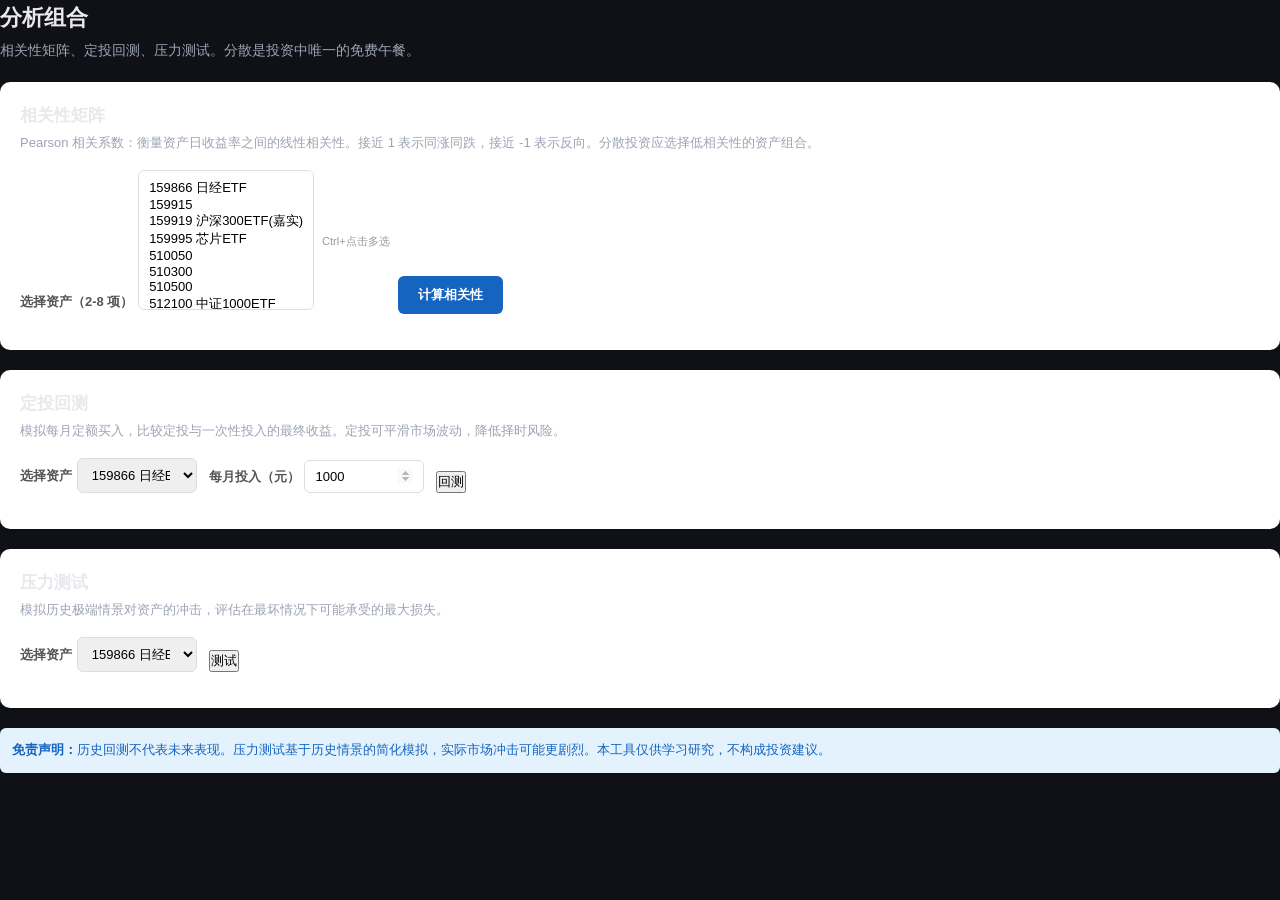
<file: portfolio.html>
<!DOCTYPE html>
<html lang="zh-CN">
<head>
<meta charset="UTF-8">
<meta name="viewport" content="width=device-width, initial-scale=1.0">
<title>组合分析 — 长期投资实验室</title>
<link rel="stylesheet" href="css/main.css">
<link rel="stylesheet" href="css/mobile.css">
<style>
/* 选择器 */
.section-card {
  background:var(--surface, #fff); border-radius:10px;
  padding:20px; margin-bottom:20px;
  box-shadow:0 1px 4px rgba(0,0,0,0.06);
}
.section-card h2 {
  font-size:17px; font-weight:700; margin:0 0 4px 0;
  color:var(--text-primary, #222);
}
.section-card .section-desc {
  font-size:13px; color:var(--text-secondary, #888);
  margin:0 0 16px 0;
}

.asset-picker {
  display:flex; gap:8px; flex-wrap:wrap; align-items:flex-end;
  margin-bottom:16px;
}
.asset-picker label { font-size:13px; font-weight:600; color:#555; }
.asset-picker select {
  padding:8px 10px; border:1px solid #ddd; border-radius:6px;
  font-size:13px; min-width:140px; min-height:120px;
}
.asset-picker button {
  padding:10px 20px; border:none; border-radius:6px;
  background:var(--primary, #1565c0); color:#fff;
  font-size:13px; cursor:pointer; font-weight:600;
}
.asset-picker button:hover { opacity:0.88; }
.asset-picker button:disabled { opacity:0.45; cursor:not-allowed; }
.asset-picker .hint { font-size:11px; color:#999; align-self:center; }

/* 相关性热力图 */
.heatmap-wrap { text-align:center; margin-top:8px; }
.heatmap-wrap canvas { max-width:100%; }

/* 定投参数 */
.dca-params {
  display:flex; gap:12px; flex-wrap:wrap; align-items:flex-end;
  margin-bottom:16px;
}
.dca-params label { font-size:13px; font-weight:600; color:#555; }
.dca-params input, .dca-params select {
  padding:8px 10px; border:1px solid #ddd; border-radius:6px;
  font-size:13px; width:120px;
}

/* 结果卡片 */
.result-grid {
  display:grid;
  grid-template-columns:repeat(auto-fit, minmax(180px,1fr));
  gap:10px; margin-top:12px;
}
.result-card {
  background:#f5f8fb; border-radius:8px;
  padding:14px 16px; text-align:center;
}
.result-card .r-label { font-size:11px; color:#888; text-transform:uppercase; letter-spacing:0.4px; }
.result-card .r-value { font-size:20px; font-weight:700; color:#222; margin:4px 0; }
.result-card .r-sub { font-size:11px; color:#999; }
.result-card .positive { color:#2e7d32; }
.result-card .negative { color:#c62828; }

/* 压力测试表格 */
.stress-table { width:100%; border-collapse:collapse; font-size:13px; margin-top:8px; }
.stress-table th, .stress-table td {
  padding:10px 12px; text-align:right; border-bottom:1px solid #eee;
}
.stress-table th { background:#f5f5f5; font-weight:600; color:#555; white-space:nowrap; }
.stress-table td:first-child, .stress-table th:first-child { text-align:left; }
.stress-table .decline { color:#c62828; font-weight:600; }
.stress-table .loss { color:#c62828; }

/* Tabs */
.section-tabs { display:flex; gap:0; margin-bottom:16px; }
.section-tab {
  padding:8px 18px; border:1px solid #ddd; background:#f9f9f9;
  font-size:13px; cursor:pointer; color:#666;
}
.section-tab:first-child { border-radius:6px 0 0 6px; }
.section-tab:last-child { border-radius:0 6px 6px 0; }
.section-tab.active { background:var(--primary, #1565c0); color:#fff; border-color:var(--primary, #1565c0); }

.info-msg { color:#1565c0; padding:12px; background:#e3f2fd; border-radius:6px; margin:10px 0; font-size:13px; }
.error-msg { color:#c62828; padding:12px; background:#ffebee; border-radius:6px; margin:10px 0; font-size:13px; }
.warn-msg { color:#e65100; padding:12px; background:#fff3e0; border-radius:6px; margin:10px 0; font-size:13px; }

@media (max-width:640px) {
  .result-grid { grid-template-columns:repeat(2,1fr); }
  .dca-params { flex-direction:column; }
}
</style>
</head>
<body>

<main class="analysis-container">
  <h1 style="font-size:22px;font-weight:700;margin:0 0 4px 0;">分析组合</h1>
  <p style="color:var(--text-secondary);font-size:14px;margin:0 0 20px 0;">
    相关性矩阵、定投回测、压力测试。分散是投资中唯一的免费午餐。
  </p>

  <!-- ============ 第 1 节：相关性矩阵 ============ -->
  <div class="section-card">
    <h2>相关性矩阵</h2>
    <p class="section-desc">Pearson 相关系数：衡量资产日收益率之间的线性相关性。接近 1 表示同涨同跌，接近 -1 表示反向。分散投资应选择低相关性的资产组合。</p>

    <div class="asset-picker">
      <div>
        <label>选择资产（2-8 项）</label>
        <select id="corr-asset-select" multiple style="min-height:140px;">
          <option value="">-- 加载中 --</option>
        </select>
      </div>
      <span class="hint">Ctrl+点击多选</span>
      <button id="btn-corr" onclick="runCorrelation()">计算相关性</button>
    </div>
    <div class="heatmap-wrap" id="heatmap-container"></div>
    <div id="corr-legend" style="text-align:center;margin-top:6px;"></div>
  </div>

  <!-- ============ 第 2 节：定投回测 ============ -->
  <div class="section-card">
    <h2>定投回测</h2>
    <p class="section-desc">模拟每月定额买入，比较定投与一次性投入的最终收益。定投可平滑市场波动，降低择时风险。</p>

    <div class="dca-params">
      <div>
        <label>选择资产</label>
        <select id="dca-asset-select">
          <option value="">-- 加载中 --</option>
        </select>
      </div>
      <div>
        <label>每月投入（元）</label>
        <input id="dca-amount" type="number" value="1000" min="100" step="100">
      </div>
      <button id="btn-dca" onclick="runDCA()">回测</button>
    </div>
    <div id="dca-result"></div>
    <div class="chart-section" style="margin-top:16px;">
      <div id="chart-dca"></div>
    </div>
  </div>

  <!-- ============ 第 3 节：压力测试 ============ -->
  <div class="section-card">
    <h2>压力测试</h2>
    <p class="section-desc">模拟历史极端情景对资产的冲击，评估在最坏情况下可能承受的最大损失。</p>

    <div class="dca-params">
      <div>
        <label>选择资产</label>
        <select id="stress-asset-select">
          <option value="">-- 加载中 --</option>
        </select>
      </div>
      <button id="btn-stress" onclick="runStress()">测试</button>
    </div>
    <div id="stress-result"></div>
  </div>

  <div class="info-msg" style="margin-top:20px;">
    <strong>免责声明：</strong>历史回测不代表未来表现。压力测试基于历史情景的简化模拟，实际市场冲击可能更剧烈。本工具仅供学习研究，不构成投资建议。
  </div>
</main>

<script src="js/data-loader.js"></script>
<script src="js/analysis-engine.js"></script>
<script src="js/portfolio-engine.js"></script>
<script src="js/chart-renderer.js"></script>
<script src="js/portfolio-ui.js"></script>
</body>
</html>
</file>
<file: css/main.css>
/* ============================================
   长期投资实验室 — 全局样式
   风格：专业、简洁、克制
   ============================================ */

:root {
  --bg-primary: #0f1117;
  --bg-secondary: #1a1d27;
  --bg-card: #1e2130;
  --bg-card-hover: #252838;
  --text-primary: #e8e8ed;
  --text-secondary: #9ca3b4;
  --text-muted: #6b7280;
  --accent: #5b8def;
  --accent-dim: #3d5fa8;
  --border: #2a2d3a;
  --border-light: #353849;
  --danger: #e0556a;
  --success: #4caf88;
  --radius: 12px;
  --radius-sm: 8px;
  --gap: 16px;
  --max-width: 720px;
}

*, *::before, *::after {
  box-sizing: border-box;
  margin: 0;
  padding: 0;
}

html {
  font-size: 16px;
  -webkit-text-size-adjust: 100%;
}

body {
  font-family: -apple-system, BlinkMacSystemFont, "Segoe UI", "PingFang SC",
    "Hiragino Sans GB", "Microsoft YaHei", sans-serif;
  background: var(--bg-primary);
  color: var(--text-primary);
  line-height: 1.6;
  min-height: 100vh;
  display: flex;
  flex-direction: column;
}

/* ============================================
   Header
   ============================================ */

.site-header {
  text-align: center;
  padding: 48px var(--gap) 32px;
}

.site-title {
  font-size: 1.75rem;
  font-weight: 700;
  letter-spacing: 0.02em;
  color: var(--text-primary);
  margin-bottom: 8px;
}

.site-subtitle {
  font-size: 1rem;
  color: var(--text-secondary);
  max-width: 480px;
  margin: 0 auto;
}

.back-link {
  display: inline-block;
  color: var(--accent);
  text-decoration: none;
  font-size: 0.9rem;
  margin-bottom: 16px;
  transition: color 0.2s;
}

.back-link:hover {
  color: #7aabff;
}

/* ============================================
   Home Grid
   ============================================ */

.home-grid {
  display: grid;
  grid-template-columns: 1fr;
  gap: var(--gap);
  padding: 0 var(--gap);
  max-width: var(--max-width);
  margin: 0 auto;
  width: 100%;
}

.entry-card {
  display: flex;
  flex-direction: column;
  align-items: flex-start;
  background: var(--bg-card);
  border: 1px solid var(--border);
  border-radius: var(--radius);
  padding: 24px;
  text-decoration: none;
  color: var(--text-primary);
  transition: background 0.2s, border-color 0.2s;
  position: relative;
}

.entry-card:not(.entry-card--disabled):hover {
  background: var(--bg-card-hover);
  border-color: var(--accent-dim);
}

.entry-card--disabled {
  opacity: 0.5;
  cursor: not-allowed;
  pointer-events: none;
}

.entry-icon {
  font-size: 2rem;
  margin-bottom: 12px;
}

.entry-title {
  font-size: 1.15rem;
  font-weight: 600;
  margin-bottom: 6px;
}

.entry-desc {
  font-size: 0.9rem;
  color: var(--text-secondary);
  line-height: 1.5;
}

.entry-badge {
  position: absolute;
  top: 12px;
  right: 12px;
  font-size: 0.7rem;
  background: var(--bg-secondary);
  color: var(--text-muted);
  padding: 2px 8px;
  border-radius: 100px;
  border: 1px solid var(--border);
}

/* ============================================
   Learn Page
   ============================================ */

.learn-content {
  max-width: var(--max-width);
  margin: 0 auto;
  padding: 0 var(--gap);
  width: 100%;
}

.course-section {
  margin-bottom: var(--gap);
}

.course-toggle {
  display: flex;
  align-items: center;
  gap: 12px;
  width: 100%;
  background: var(--bg-card);
  border: 1px solid var(--border);
  border-radius: var(--radius);
  padding: 16px 20px;
  color: var(--text-primary);
  font: inherit;
  cursor: pointer;
  text-align: left;
  transition: background 0.2s;
}

.course-toggle:hover {
  background: var(--bg-card-hover);
}

.course-toggle h2 {
  flex: 1;
  font-size: 1rem;
  font-weight: 600;
}

.course-level {
  font-size: 0.7rem;
  font-weight: 700;
  padding: 3px 10px;
  border-radius: 100px;
  text-transform: uppercase;
  letter-spacing: 0.05em;
}

.course-level--beginner {
  background: #1a3a2a;
  color: var(--success);
}

.course-level--intermediate {
  background: #2a2a1a;
  color: #d4a84b;
}

.course-level--advanced {
  background: #2a1a2a;
  color: #ab7bdb;
}

.toggle-icon {
  font-size: 1.2rem;
  font-weight: 300;
  color: var(--text-muted);
  width: 24px;
  text-align: center;
}

.course-body {
  background: var(--bg-secondary);
  border: 1px solid var(--border);
  border-top: none;
  border-radius: 0 0 var(--radius) var(--radius);
  padding: 20px;
}

.course-list {
  list-style: none;
}

.course-list li {
  padding: 12px 0;
  border-bottom: 1px solid var(--border);
}

.course-list li:last-child {
  border-bottom: none;
}

.course-list h3 {
  font-size: 0.95rem;
  font-weight: 600;
  margin-bottom: 4px;
  color: var(--text-primary);
}

.course-list p {
  font-size: 0.85rem;
  color: var(--text-secondary);
  line-height: 1.6;
}

/* ============================================
   Calculator Page
   ============================================ */

.calc-content {
  max-width: var(--max-width);
  margin: 0 auto;
  padding: 0 var(--gap);
  width: 100%;
}

.calc-card {
  background: var(--bg-card);
  border: 1px solid var(--border);
  border-radius: var(--radius);
  padding: 24px;
  margin-bottom: var(--gap);
}

.calc-title {
  font-size: 1.15rem;
  font-weight: 600;
  margin-bottom: 4px;
}

.calc-desc {
  font-size: 0.85rem;
  color: var(--text-secondary);
  margin-bottom: 20px;
}

.calc-form {
  display: flex;
  flex-direction: column;
  gap: 14px;
}

.calc-form label {
  display: flex;
  flex-direction: column;
  gap: 4px;
  font-size: 0.85rem;
  color: var(--text-secondary);
}

.calc-form input,
.calc-form select {
  background: var(--bg-secondary);
  border: 1px solid var(--border);
  border-radius: var(--radius-sm);
  padding: 10px 12px;
  font: inherit;
  font-size: 0.95rem;
  color: var(--text-primary);
  outline: none;
  transition: border-color 0.2s;
}

.calc-form input:focus,
.calc-form select:focus {
  border-color: var(--accent);
}

.calc-form select {
  cursor: pointer;
}

.calc-result {
  margin-top: 20px;
  padding-top: 20px;
  border-top: 1px solid var(--border);
}

.result-table {
  width: 100%;
  border-collapse: collapse;
}

.result-table tr {
  border-bottom: 1px solid var(--border);
}

.result-table tr:last-child {
  border-bottom: none;
}

.result-table td,
.result-table th {
  padding: 10px 0;
  font-size: 0.9rem;
  text-align: left;
}

.result-table td:last-child,
.result-table th:last-child {
  text-align: right;
  font-weight: 600;
  font-variant-numeric: tabular-nums;
}

/* ============================================
   Rebalance Calculator
   ============================================ */

.rb-asset-row {
  display: flex;
  gap: 8px;
  align-items: flex-end;
  padding: 10px 0;
  border-bottom: 1px solid var(--border);
}

.rb-asset-row label {
  flex: 1;
  min-width: 0;
}

.rb-asset-row input {
  width: 100%;
}

.rb-action-buy {
  color: var(--danger);
}

.rb-action-sell {
  color: var(--success);
}

/* ============================================
   Buttons
   ============================================ */

.btn {
  display: inline-flex;
  align-items: center;
  justify-content: center;
  padding: 12px 24px;
  border: none;
  border-radius: var(--radius-sm);
  font: inherit;
  font-size: 0.95rem;
  font-weight: 600;
  cursor: pointer;
  transition: background 0.2s, opacity 0.2s;
}

.btn--primary {
  background: var(--accent);
  color: #fff;
}

.btn--primary:hover {
  background: #4a7de0;
}

.btn--primary:active {
  opacity: 0.85;
}

/* ============================================
   Forms
   ============================================ */

input[type="number"]::-webkit-inner-spin-button,
input[type="number"]::-webkit-outer-spin-button {
  opacity: 0.4;
}

/* ============================================
   Footer
   ============================================ */

.site-footer {
  margin-top: auto;
  text-align: center;
  padding: 40px var(--gap) 32px;
  color: var(--text-muted);
  font-size: 0.75rem;
  line-height: 1.7;
}

.disclaimer {
  max-width: 560px;
  margin: 0 auto 16px;
}

.copyright {
  font-weight: 500;
  color: var(--text-secondary);
}

/* ============================================
   Quiz & Interactive
   ============================================ */

.quiz-section {
  max-width: var(--max-width);
  margin: 0 auto var(--gap);
  padding: 0 var(--gap);
  width: 100%;
}

.quiz-title {
  font-size: 0.95rem;
  font-weight: 600;
  color: var(--text-secondary);
  padding: 0 4px;
  margin-bottom: 10px;
}

.quiz-card {
  background: var(--bg-card);
  border: 1px solid var(--border);
  border-radius: var(--radius);
  padding: 20px 24px;
}

.quiz-step {
  display: none;
}

.quiz-step.active {
  display: block;
}

.quiz-question {
  font-size: 1rem;
  font-weight: 600;
  color: var(--text-primary);
  margin-bottom: 16px;
  line-height: 1.5;
}

.quiz-input-row {
  display: flex;
  gap: 10px;
  align-items: center;
  flex-wrap: wrap;
  margin-bottom: 12px;
}

.quiz-input-row input {
  background: var(--bg-secondary);
  border: 1px solid var(--border);
  border-radius: var(--radius-sm);
  padding: 10px 14px;
  font: inherit;
  font-size: 0.95rem;
  color: var(--text-primary);
  outline: none;
  width: 120px;
}

.quiz-input-row input:focus {
  border-color: var(--accent);
}

.quiz-feedback {
  display: none;
  padding: 12px 16px;
  border-radius: var(--radius-sm);
  margin-top: 12px;
  font-size: 0.9rem;
  line-height: 1.6;
}

.quiz-feedback.show {
  display: block;
}

.quiz-feedback--correct {
  background: rgba(76, 175, 136, 0.1);
  border-left: 3px solid var(--success);
  color: var(--success);
}

.quiz-feedback--info {
  background: rgba(91, 141, 239, 0.08);
  border-left: 3px solid var(--accent);
  color: var(--text-primary);
}

.quiz-feedback--hint {
  background: rgba(212, 168, 75, 0.1);
  border-left: 3px solid #d4a84b;
  color: #d4a84b;
}

.quiz-next-btn {
  display: inline-flex;
  margin-top: 12px;
  padding: 8px 18px;
  background: var(--accent);
  color: #fff;
  border: none;
  border-radius: var(--radius-sm);
  font: inherit;
  font-size: 0.85rem;
  font-weight: 600;
  cursor: pointer;
}

.quiz-next-btn:hover { background: #4a7de0; }

/* Case study */
.case-card {
  background: var(--bg-card);
  border: 1px solid var(--border);
  border-radius: var(--radius);
  padding: 20px 24px;
  margin-bottom: var(--gap);
}

.case-header {
  font-size: 1.05rem;
  font-weight: 700;
  color: var(--text-primary);
  margin-bottom: 6px;
}

.case-desc {
  font-size: 0.85rem;
  color: var(--text-secondary);
  margin-bottom: 16px;
  line-height: 1.5;
}

.case-metrics {
  display: grid;
  grid-template-columns: repeat(auto-fit, minmax(120px, 1fr));
  gap: 8px;
  margin-bottom: 16px;
}

.case-metric {
  background: var(--bg-secondary);
  border-radius: var(--radius-sm);
  padding: 10px 12px;
  text-align: center;
}

.case-metric .label {
  font-size: 0.7rem;
  color: var(--text-muted);
  text-transform: uppercase;
  letter-spacing: 0.5px;
  margin-bottom: 2px;
}

.case-metric .value {
  font-size: 1.05rem;
  font-weight: 700;
  color: var(--text-primary);
}

.case-options {
  display: grid;
  grid-template-columns: 1fr 1fr;
  gap: 8px;
  margin-bottom: 12px;
}

.case-option {
  padding: 12px 16px;
  background: var(--bg-secondary);
  border: 1px solid var(--border);
  border-radius: var(--radius-sm);
  cursor: pointer;
  text-align: center;
  font: inherit;
  font-size: 0.9rem;
  font-weight: 600;
  color: var(--text-primary);
  transition: border-color 0.15s, background 0.15s;
}

.case-option:hover {
  border-color: var(--accent);
  background: var(--bg-card-hover);
}

.case-option.selected {
  border-color: var(--accent);
  background: rgba(91, 141, 239, 0.12);
}

.case-explanation {
  display: none;
  padding: 12px 16px;
  background: rgba(91, 141, 239, 0.06);
  border-radius: var(--radius-sm);
  border-left: 3px solid var(--accent);
  font-size: 0.85rem;
  color: var(--text-secondary);
  line-height: 1.6;
}

.case-explanation.show { display: block; }

/* Why button in course */
.why-btn {
  display: inline-block;
  margin-left: 4px;
  padding: 1px 8px;
  font-size: 0.7rem;
  color: var(--accent);
  background: transparent;
  border: 1px solid var(--accent-dim);
  border-radius: 100px;
  cursor: pointer;
  vertical-align: middle;
  transition: background 0.15s;
}

.why-btn:hover {
  background: rgba(91, 141, 239, 0.1);
}

.why-content {
  display: none;
  font-size: 0.82rem;
  color: var(--text-secondary);
  padding: 8px 12px;
  margin-top: 6px;
  border-radius: var(--radius-sm);
  background: rgba(91, 141, 239, 0.04);
  border-left: 2px solid var(--accent-dim);
  line-height: 1.5;
}

.why-content.show { display: block; }

/* Case study responsive */
@media (max-width: 599px) {
  .case-options {
    grid-template-columns: 1fr;
  }

  .case-metrics {
    grid-template-columns: repeat(2, 1fr);
  }

  .quiz-input-row {
    flex-direction: column;
    align-items: stretch;
  }

  .quiz-input-row input {
    width: 100%;
  }
}

/* ============================================
   Responsive Breakpoints
   ============================================ */

@media (min-width: 600px) {
  .home-grid {
    grid-template-columns: 1fr 1fr;
  }

  .entry-card {
    min-height: 180px;
  }
}
</file>
<file: css/mobile.css>
/* ============================================
   长期投资实验室 — 移动端增强
   手机优先，触摸友好
   ============================================ */

/* 基准：375px 宽度手机 */

/* 确保点击区域足够大 */
@media (max-width: 599px) {
  .site-title {
    font-size: 1.5rem;
  }

  .site-subtitle {
    font-size: 0.9rem;
  }

  .site-header {
    padding: 32px 16px 24px;
  }

  .entry-card {
    padding: 20px 18px;
  }

  .entry-icon {
    font-size: 1.6rem;
  }

  .course-toggle {
    padding: 14px 16px;
  }

  .calc-card {
    padding: 20px 16px;
  }

  .calc-form input,
  .calc-form select,
  .btn {
    min-height: 44px; /* iOS 推荐最小触摸目标 */
  }

  .rb-asset-row {
    flex-direction: column;
    gap: 8px;
    padding: 14px 0;
  }

  /* 页面底部留出安全区 */
  .site-footer {
    padding-bottom: max(32px, env(safe-area-inset-bottom));
  }
}

/* 平板及以上 */
@media (min-width: 600px) and (max-width: 1023px) {
  .home-grid {
    grid-template-columns: 1fr 1fr;
  }
}

/* 桌面 */
@media (min-width: 1024px) {
  body {
    font-size: 17px;
  }

  .home-grid {
    grid-template-columns: 1fr 1fr;
  }
}

/* 暗色模式滚动条 (WebKit) */
::-webkit-scrollbar {
  width: 6px;
}

::-webkit-scrollbar-track {
  background: var(--bg-primary);
}

::-webkit-scrollbar-thumb {
  background: var(--border);
  border-radius: 3px;
}

/* 选中文字颜色 */
::selection {
  background: var(--accent-dim);
  color: #fff;
}
</file>
